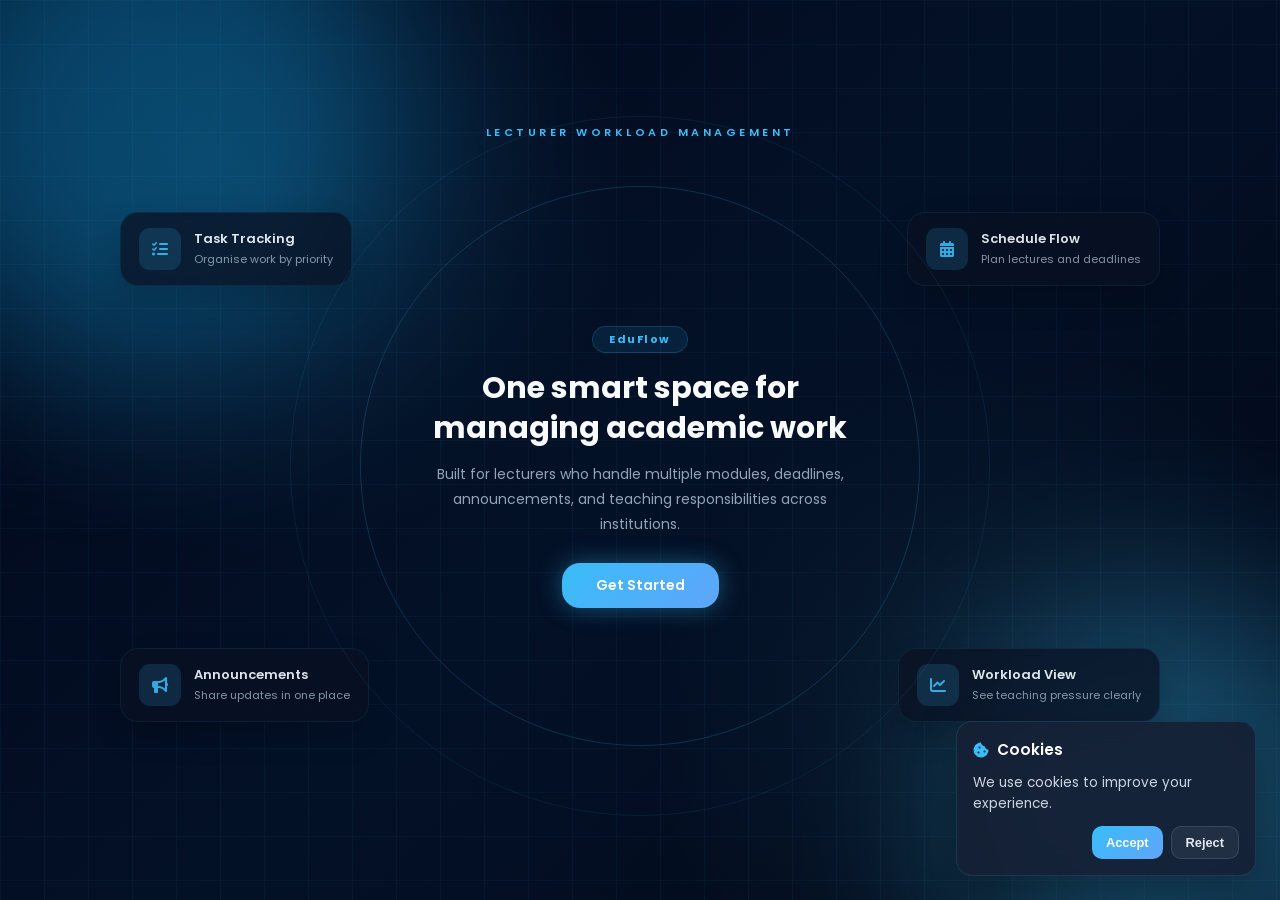
<file: index.html>
<!DOCTYPE html>
<html lang="en">

<head>
    <meta charset="UTF-8" />
    <meta name="viewport" content="width=device-width, initial-scale=1.0" />
    <title>EduFlow</title>

    <link rel="preconnect" href="https://fonts.googleapis.com">
    <link rel="preconnect" href="https://fonts.gstatic.com" crossorigin>
    <link href="https://fonts.googleapis.com/css2?family=Poppins:wght@300;400;500;600;700;800&display=swap"
        rel="stylesheet">

    <link rel="stylesheet" href="https://cdnjs.cloudflare.com/ajax/libs/font-awesome/6.5.0/css/all.min.css">
    <link rel="stylesheet" href="css/home.css">
</head>

<body>
    <div id="cookieBanner" class="cookie-banner">
        <div class="cookie-top">
            <i class="fas fa-cookie-bite"></i>
            <h4>Cookies</h4>
        </div>

        <p>
            We use cookies to improve your experience.
        </p>

        <div class="cookie-actions">
            <button id="acceptCookies" class="accept-btn">Accept</button>
            <button id="rejectCookies" class="reject-btn">Reject</button>
        </div>
    </div>

    <script>
        document.addEventListener("DOMContentLoaded", function () {
            const banner = document.getElementById("cookieBanner");
            const accept = document.getElementById("acceptCookies");
            const reject = document.getElementById("rejectCookies");

            const consent = localStorage.getItem("cookie-consent");

            if (!consent) {
                banner.classList.add("show");
            }

            accept.onclick = () => {
                localStorage.setItem("cookie-consent", "accepted");
                banner.classList.remove("show");
            };

            reject.onclick = () => {
                localStorage.setItem("cookie-consent", "rejected");
                banner.classList.remove("show");
            };
        });
    </script>
    <section class="hero">
        <div class="bg-grid"></div>
        <div class="glow glow-1"></div>
        <div class="glow glow-2"></div>

        <p class="hero-label">LECTURER WORKLOAD MANAGEMENT</p>

        <div class="hero-center">
            <div class="floating-card card-top-left">
                <div class="icon-box"><i class="fas fa-list-check"></i></div>
                <div>
                    <h3>Task Tracking</h3>
                    <p>Organise work by priority</p>
                </div>
            </div>

            <div class="floating-card card-top-right">
                <div class="icon-box"><i class="fas fa-calendar-days"></i></div>
                <div>
                    <h3>Schedule Flow</h3>
                    <p>Plan lectures and deadlines</p>
                </div>
            </div>

            <div class="floating-card card-bottom-left">
                <div class="icon-box"><i class="fas fa-bullhorn"></i></div>
                <div>
                    <h3>Announcements</h3>
                    <p>Share updates in one place</p>
                </div>
            </div>

            <div class="floating-card card-bottom-right">
                <div class="icon-box"><i class="fas fa-chart-line"></i></div>
                <div>
                    <h3>Workload View</h3>
                    <p>See teaching pressure clearly</p>
                </div>
            </div>

            <div class="core-orb">
                <span class="orb-ring ring-1"></span>
                <span class="orb-ring ring-2"></span>

                <div class="core-content">
                    <div class="brand-badge">EduFlow</div>
                    <h1>One smart space for managing academic work</h1>
                    <p>
                        Built for lecturers who handle multiple modules, deadlines, announcements,
                        and teaching responsibilities across institutions.
                    </p>

                    <div class="hero-actions">
                        <a href="login.html" class="btn-primary">Get Started</a>
                    </div>
                </div>
            </div>
        </div>

    </section>  
    <!-- <script src="js/homepage.js"></script>      -->
</body>

</html>
</file>
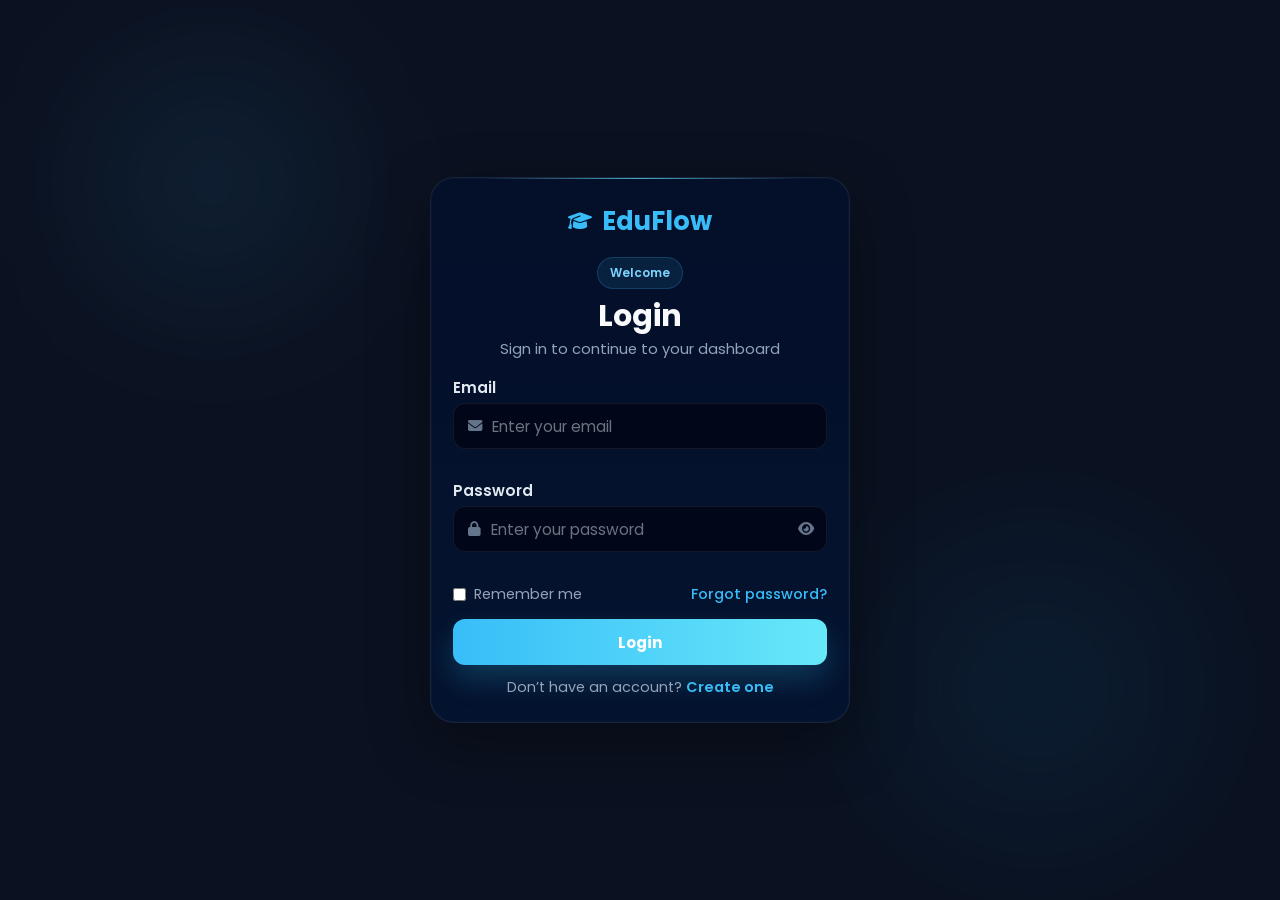
<file: dashboard.html>
<!DOCTYPE html>
<html lang="en">

<head>
    <meta charset="UTF-8" />
    <meta name="viewport" content="width=device-width, initial-scale=1.0" />
    <title>Dashboard</title>

    <link rel="preconnect" href="https://fonts.googleapis.com">
    <link rel="preconnect" href="https://fonts.gstatic.com" crossorigin>
    <link href="https://fonts.googleapis.com/css2?family=Inter:wght@300;400;500;600;700;800&display=swap"
        rel="stylesheet">

    <link rel="stylesheet" href="https://cdnjs.cloudflare.com/ajax/libs/font-awesome/6.5.0/css/all.min.css">

    <link rel="stylesheet" href="css/dashboard.css">
</head>

<body>
    <header class="navbar">
        <div class="nav-container">
            <div class="logo">
                <i class="fas fa-graduation-cap"></i>
                <span>EduFlow</span>
            </div>

            <button class="menu-toggle" id="menuToggle" type="button" aria-label="Toggle navigation">
                <i class="fas fa-bars"></i>
            </button>

            <nav class="nav-links" id="navLinks">
                <a href="dashboard.html">Dashboard</a>
                <!-- <a href="tasks.html" id="navAddTask">Add Task</a> -->
                <a href="schedule.html">Schedule</a>
                <a href="notification.html" class="nav-item notification-item">
                    Notifications
                    <span class="notification-badge" id="notificationCount">3</span>
                </a>

                <button class="theme-btn" id="themeToggle" type="button">
                    <i class="fas fa-moon"></i>
                    <span>Theme</span>
                </button>

                <div class="profile-dropdown" id="profileDropdown">
                    <button class="profile-trigger" id="profileTrigger" type="button">
                        <div class="profile-left">
                            <div class="profile-avatar" id="profileAvatar">L</div>
                            <span id="userName">Lecturer</span>
                        </div>
                        <i class="fas fa-chevron-down profile-arrow"></i>
                    </button>

                    <div class="profile-menu" id="profileMenu">
                        <div class="profile-menu-header">
                            <div class="profile-avatar large" id="profileAvatarLarge">L</div>
                            <div>
                                <h4 id="profileFullName">Lecturer</h4>
                                <p id="profileEmail">lecturer@example.com</p>
                            </div>
                        </div>
<!-- 
                        <a href="#" class="profile-menu-item">
                            <i class="fas fa-user"></i>
                            <span>Profile</span>
                        </a>

                        <a href="#" class="profile-menu-item">
                            <i class="fas fa-cog"></i>
                            <span>Settings</span>
                        </a> -->

                        <button class="profile-menu-item logout-btn" id="logoutBtn" type="button">
                            <i class="fas fa-sign-out-alt"></i>
                            <span>Logout</span>
                        </button>
                    </div>
                </div>
            </nav>
        </div>
    </header>

    <main class="container">
        <section class="hero">
            <h1>Start organising your academic workload</h1>
            <p>
                Add your tasks, manage deadlines, and keep teaching responsibilities organised in one place.
            </p>
            <button class="btn-primary" id="heroAddBtn" type="button">
                <i class="fas fa-plus-circle"></i>
                Add New Task
            </button>
        </section>

        <section class="stats-grid" id="statsGrid"></section>

        <section class="section-header">
            <h2><i class="fas fa-clock section-icon"></i> Recent Tasks</h2>
            <a href="#" class="view-all-link" id="viewAllTasksBtn">View all tasks <i class="fas fa-arrow-right"></i></a>
        </section>

        <section class="table-wrapper">
            <table class="records-table" id="recordsTable">
                <thead>
                    <tr>
                        <th>Due Date</th>
                        <th>Task Title</th>
                        <th>Priority</th>
                        <th>Status</th>
                        <th>Actions</th>
                    </tr>
                </thead>
                <tbody id="tableBody"></tbody>
            </table>
        </section>

        <section class="quick-actions">
            <div class="action-group">
                <button class="quick-btn" id="filterHighBtn" type="button">
                    <i class="fas fa-circle"></i>
                    High
                </button>

                <button class="quick-btn" id="filterMediumBtn" type="button">
                    <i class="fas fa-circle"></i>
                    Medium
                </button>
                <button class="quick-btn" id="filterLowBtn" type="button">
                    <i class="fas fa-circle"></i>
                    Low
                </button>

                <button class="quick-btn" id="filterAllBtn" type="button">
                    <i class="fas fa-list-ul"></i>
                    All
                </button>
            </div>

            <div class="search-wrapper">
                <i class="fas fa-search"></i>
                <input type="text" id="globalSearchInput" placeholder="Search tasks...">
            </div>
        </section>
    </main>

    <footer class="footer">
        <!-- <a href="#">Help & Documentation</a>
        <a href="#">Support</a>
        <a href="#">Privacy & Terms</a> -->
        <span>© 2026 EduFlow — Lecturer Workload Dashboard</span>
    </footer>

    <div id="taskModal" class="modal">
        <div class="modal-card">
            <div class="modal-top">
                <h3 id="modalTitle">Add New Task</h3>
                <button type="button" class="icon-btn" id="closeModalBtn" aria-label="Close modal">
                    <i class="fas fa-times"></i>
                </button>
            </div>

            <form id="taskForm" class="modal-form">
                <input type="hidden" id="editId" value="">

                <label for="taskTitle">Task Title *</label>
                <input type="text" id="taskTitle" required>

                <label for="taskPriority">Priority</label>
                <select id="taskPriority">
                    <option value="High">High</option>
                    <option value="Medium">Medium</option>
                    <option value="Low">Low</option>
                </select>

                <label for="taskStatus">Status</label>
                <select id="taskStatus">
                    <option value="Pending">Pending</option>
                    <option value="Completed">Completed</option>
                    <option value="In Progress">In Progress</option>
                </select>

                <label for="taskDate">Due Date</label>
                <input type="date" id="taskDate" required>

                <div class="modal-actions">
                    <button type="button" id="cancelModalBtn" class="btn-outline-sm">Cancel</button>
                    <button type="submit" class="btn-primary">Save Task</button>
                </div>
            </form>
        </div>
    </div>

    <div id="viewTasksModal" class="modal">
        <div class="modal-card modal-card-large">
            <div class="modal-top">
                <h3>All Tasks</h3>
                <button type="button" class="icon-btn" id="closeViewTasksModalBtn" aria-label="Close modal">
                    <i class="fas fa-times"></i>
                </button>
            </div>

            <div class="view-tasks-list" id="viewTasksList">
                <!-- all tasks will come here -->
            </div>
        </div>
    </div>

    <script src="js/dashboard.js"></script>
</body>

</html>
</file>
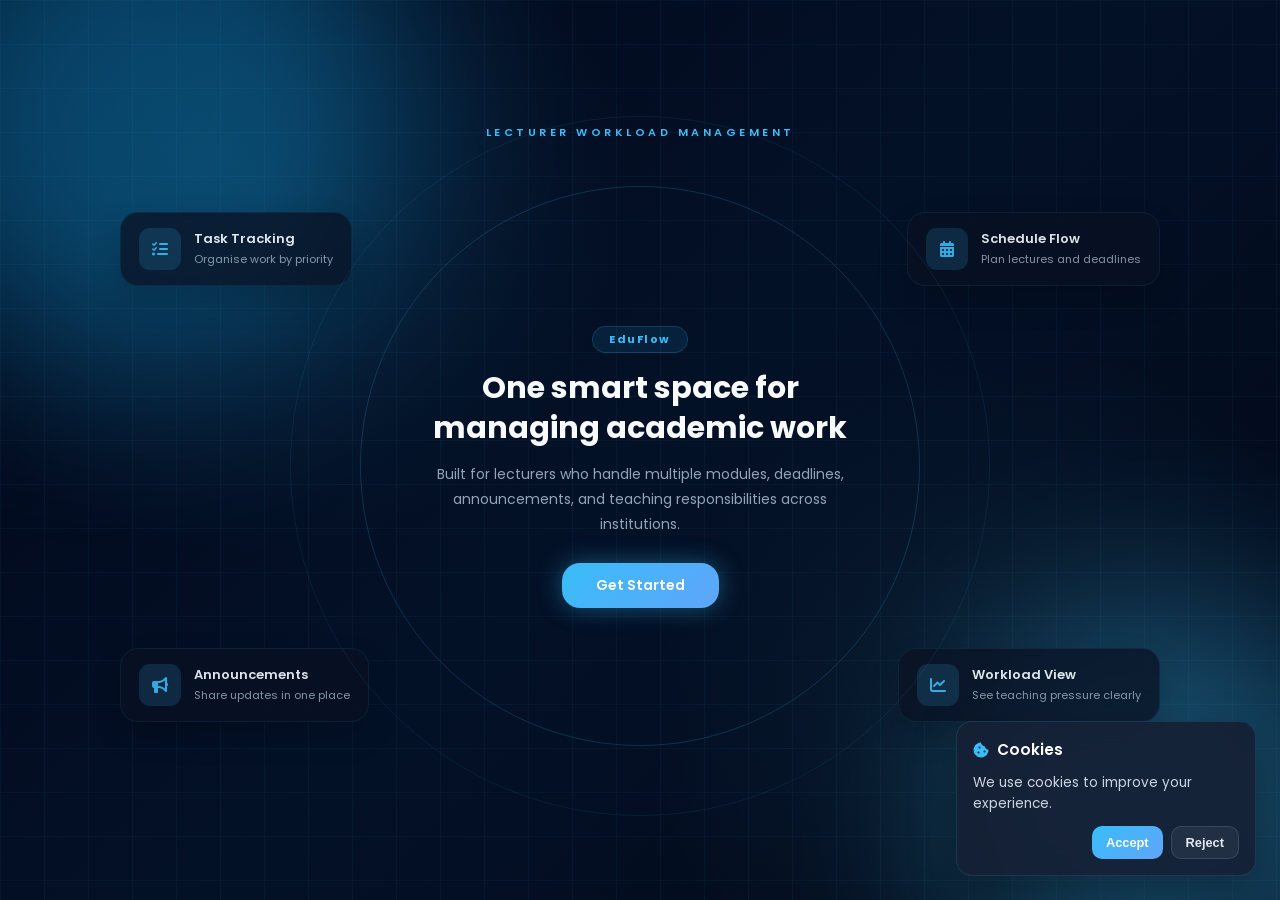
<file: homepage.html>
<!DOCTYPE html>
<html lang="en">

<head>
    <meta charset="UTF-8" />
    <meta name="viewport" content="width=device-width, initial-scale=1.0" />
    <title>EduFlow</title>

    <link rel="preconnect" href="https://fonts.googleapis.com">
    <link rel="preconnect" href="https://fonts.gstatic.com" crossorigin>
    <link href="https://fonts.googleapis.com/css2?family=Poppins:wght@300;400;500;600;700;800&display=swap"
        rel="stylesheet">

    <link rel="stylesheet" href="https://cdnjs.cloudflare.com/ajax/libs/font-awesome/6.5.0/css/all.min.css">
    <link rel="stylesheet" href="css/home.css">
</head>

<body>
    <div id="cookieBanner" class="cookie-banner">
        <div class="cookie-top">
            <i class="fas fa-cookie-bite"></i>
            <h4>Cookies</h4>
        </div>

        <p>
            We use cookies to improve your experience.
        </p>

        <div class="cookie-actions">
            <button id="acceptCookies" class="accept-btn">Accept</button>
            <button id="rejectCookies" class="reject-btn">Reject</button>
        </div>
    </div>

    <script>
        document.addEventListener("DOMContentLoaded", function () {
            const banner = document.getElementById("cookieBanner");
            const accept = document.getElementById("acceptCookies");
            const reject = document.getElementById("rejectCookies");

            const consent = localStorage.getItem("cookie-consent");

            if (!consent) {
                banner.classList.add("show");
            }

            accept.onclick = () => {
                localStorage.setItem("cookie-consent", "accepted");
                banner.classList.remove("show");
            };

            reject.onclick = () => {
                localStorage.setItem("cookie-consent", "rejected");
                banner.classList.remove("show");
            };
        });
    </script>
    <section class="hero">
        <div class="bg-grid"></div>
        <div class="glow glow-1"></div>
        <div class="glow glow-2"></div>

        <p class="hero-label">LECTURER WORKLOAD MANAGEMENT</p>

        <div class="hero-center">
            <div class="floating-card card-top-left">
                <div class="icon-box"><i class="fas fa-list-check"></i></div>
                <div>
                    <h3>Task Tracking</h3>
                    <p>Organise work by priority</p>
                </div>
            </div>

            <div class="floating-card card-top-right">
                <div class="icon-box"><i class="fas fa-calendar-days"></i></div>
                <div>
                    <h3>Schedule Flow</h3>
                    <p>Plan lectures and deadlines</p>
                </div>
            </div>

            <div class="floating-card card-bottom-left">
                <div class="icon-box"><i class="fas fa-bullhorn"></i></div>
                <div>
                    <h3>Announcements</h3>
                    <p>Share updates in one place</p>
                </div>
            </div>

            <div class="floating-card card-bottom-right">
                <div class="icon-box"><i class="fas fa-chart-line"></i></div>
                <div>
                    <h3>Workload View</h3>
                    <p>See teaching pressure clearly</p>
                </div>
            </div>

            <div class="core-orb">
                <span class="orb-ring ring-1"></span>
                <span class="orb-ring ring-2"></span>

                <div class="core-content">
                    <div class="brand-badge">EduFlow</div>
                    <h1>One smart space for managing academic work</h1>
                    <p>
                        Built for lecturers who handle multiple modules, deadlines, announcements,
                        and teaching responsibilities across institutions.
                    </p>

                    <div class="hero-actions">
                        <a href="login.html" class="btn-primary">Get Started</a>
                    </div>
                </div>
            </div>
        </div>

    </section>
    <!-- <script src="js/homepage.js"></script> -->
</body>

</html>
</file>
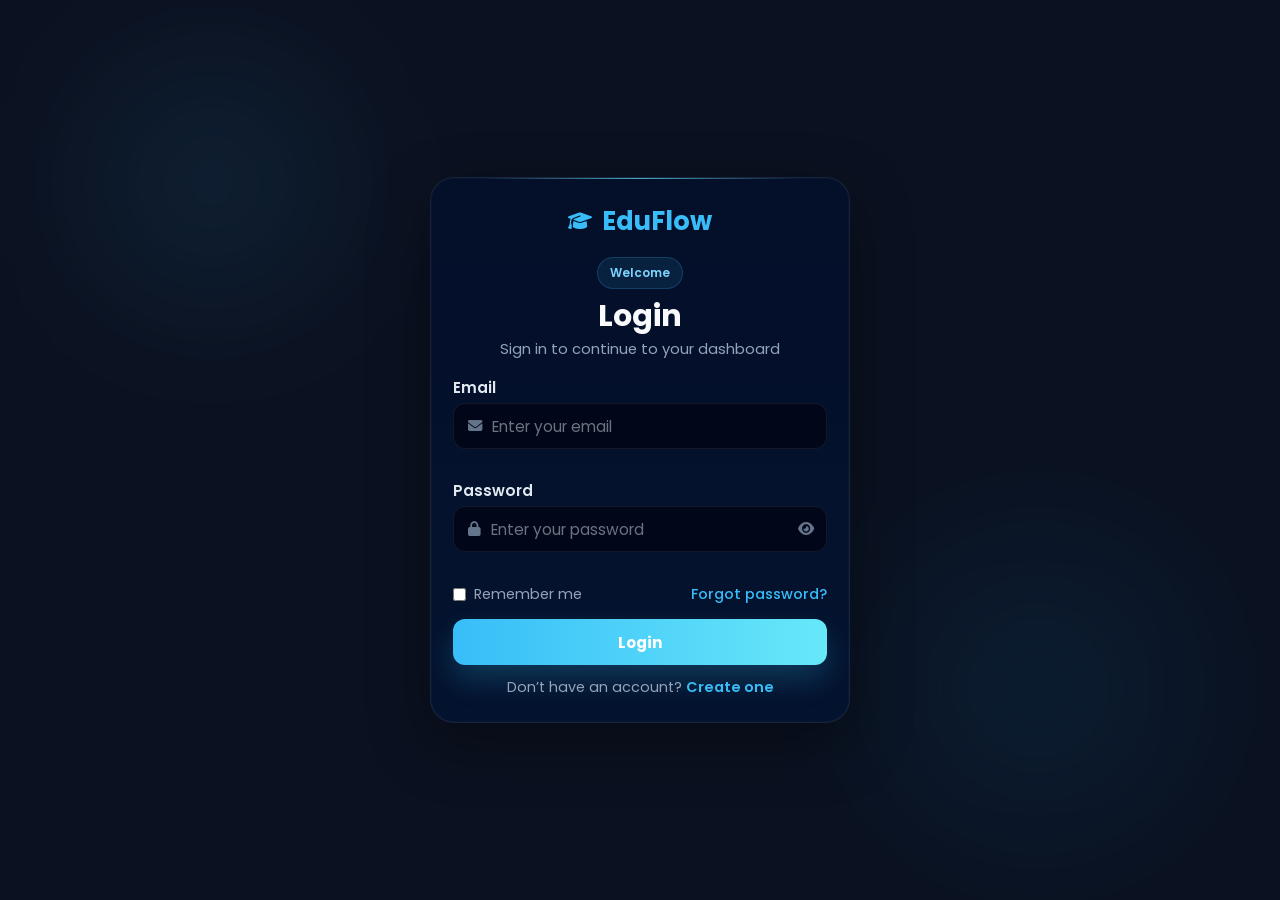
<file: login.html>
<!DOCTYPE html>
<html lang="en">
<head>
    <meta charset="UTF-8" />
    <meta name="viewport" content="width=device-width, initial-scale=1.0" />
    <title>Login</title>

    <link rel="preconnect" href="https://fonts.googleapis.com">
    <link rel="preconnect" href="https://fonts.gstatic.com" crossorigin>
    <link href="https://fonts.googleapis.com/css2?family=Poppins:wght@300;400;500;600;700;800&display=swap" rel="stylesheet">
    <link rel="stylesheet" href="https://cdnjs.cloudflare.com/ajax/libs/font-awesome/6.5.0/css/all.min.css">

    <link rel="stylesheet" href="css/global.css">
    <link rel="stylesheet" href="css/auth.css">
</head>
<body>
    <section class="auth-page">
        <div class="bg-blur blur-1"></div>
        <div class="bg-blur blur-2"></div>

        <div class="auth-card modern-card">
            <div class="auth-logo">
                <i class="fas fa-graduation-cap"></i>
                <span>EduFlow</span>
            </div>

            <div class="auth-top">
                <span class="auth-badge">Welcome</span>
                <h1>Login</h1>
                <p>Sign in to continue to your dashboard</p>
            </div>

            <form class="auth-form" id="loginForm" novalidate>
                <div class="input-group">
                    <label for="login-email">Email</label>
                    <div class="input-wrap">
                        <i class="fas fa-envelope"></i>
                        <input type="email" id="login-email" placeholder="Enter your email" autocomplete="off">
                    </div>
                    <small class="error-text"></small>
                </div>

                <div class="input-group">
                    <label for="login-password">Password</label>
                    <div class="input-wrap">
                        <i class="fas fa-lock"></i>
                        <input type="password" id="login-password" placeholder="Enter your password" autocomplete="off">
                        <button type="button" class="toggle-password" id="toggleLoginPassword">
                            <i class="fas fa-eye"></i>
                        </button>
                    </div>
                    <small class="error-text"></small>
                </div>

                <div class="auth-row">
                    <label class="remember-me">
                        <input type="checkbox">
                        <span>Remember me</span>
                    </label>

                    <a href="#" class="forgot-link">Forgot password?</a>
                </div>

                <button type="submit" class="auth-btn">Login</button>
            </form>

            <p class="auth-switch">
                Don’t have an account? <a href="signup.html">Create one</a>
            </p>
        </div>
    </section>

    <script src="js/auth.js"></script>
</body>
</html>
</file>
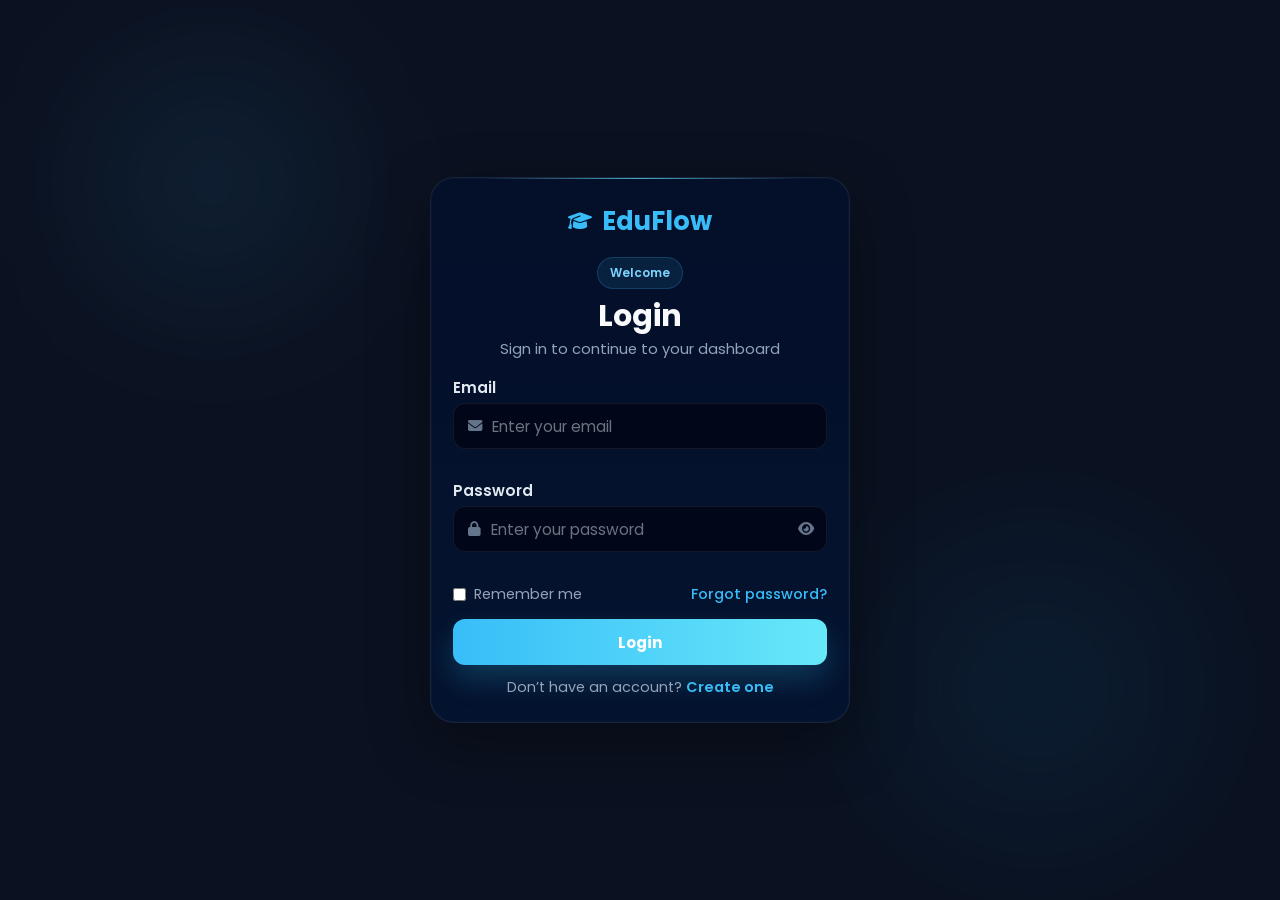
<file: notification.html>
<!DOCTYPE html>
<html lang="en">

<head>
    <meta charset="UTF-8" />
    <meta name="viewport" content="width=device-width, initial-scale=1.0" />
    <title>Notification</title>

    <link rel="preconnect" href="https://fonts.googleapis.com">
    <link rel="preconnect" href="https://fonts.gstatic.com" crossorigin>
    <link href="https://fonts.googleapis.com/css2?family=Inter:wght@300;400;500;600;700;800&display=swap"
        rel="stylesheet">

    <link rel="stylesheet" href="https://cdnjs.cloudflare.com/ajax/libs/font-awesome/6.5.0/css/all.min.css">
    <link rel="stylesheet" href="css/notification.css">
</head>

<body>
    <main class="container">
        <section class="announcements-hero">
            <button class="back-btn" onclick="goBack()">
                <i class="fas fa-arrow-left"></i>
            </button>

            <div class="hero-content">
                <p class="hero-label">Notification Center</p>
                <h1>Announcements & missed task alerts</h1>
                <p class="hero-text">
                    Stay updated with important task-related notifications, missed deadlines, and academic reminders.
                </p>
            </div>

            <div class="hero-actions">
                <button class="btn-secondary" id="markAllReadBtn" type="button">
                    <i class="fas fa-check-double"></i>
                    Mark all as read
                </button>

                <button class="btn-danger" id="clearAllBtn" type="button">
                    <i class="fas fa-trash"></i>
                    Clear all
                </button>
            </div>
        </section>

        <section class="announcement-toolbar">
            <div class="toolbar-left">
                <button class="filter-btn active" id="filterAllBtn" type="button">All</button>
                <button class="filter-btn" id="filterUnreadBtn" type="button">Unread</button>
                <button class="filter-btn" id="filterReadBtn" type="button">Read</button>
            </div>

            <div class="search-wrapper">
                <i class="fas fa-search"></i>
                <input type="text" id="announcementSearchInput" placeholder="Search announcements...">
            </div>
        </section>

        <section class="announcements-panel">
            <div class="panel-top">
                <h2>All Notifications</h2>
                <span id="announcementCount">0 notifications</span>
            </div>

            <div id="announcementList" class="announcement-list"></div>
        </section>
    </main>

    <footer class="footer">
        <span>© 2026 EduFlow — Lecturer Workload Dashboard</span>
    </footer>

    <script src="js/notification.js"></script>
</body>

</html>
</file>
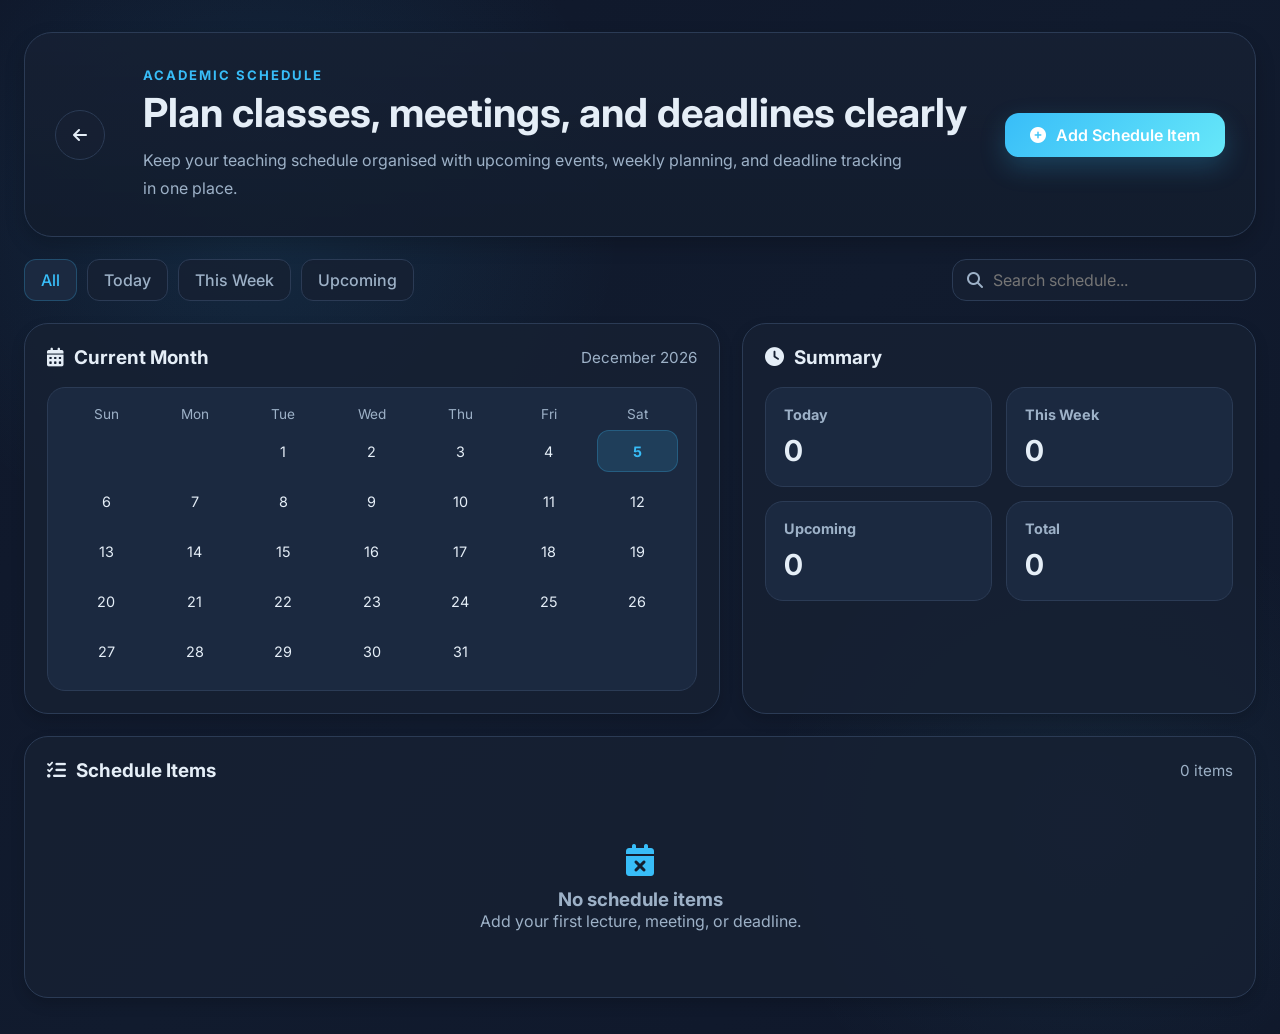
<file: schedule.html>
<!DOCTYPE html>
<html lang="en">
<head>
    <meta charset="UTF-8" />
    <meta name="viewport" content="width=device-width, initial-scale=1.0" />
    <title>Schedule</title>

    <link rel="preconnect" href="https://fonts.googleapis.com">
    <link rel="preconnect" href="https://fonts.gstatic.com" crossorigin>
    <link href="https://fonts.googleapis.com/css2?family=Inter:wght@300;400;500;600;700;800&display=swap"
        rel="stylesheet">

    <link rel="stylesheet" href="https://cdnjs.cloudflare.com/ajax/libs/font-awesome/6.5.0/css/all.min.css">

    <link rel="stylesheet" href="css/schedule.css">
</head>

<body>
    <main class="container">
        <section class="schedule-hero">
            <button class="back-btn" onclick="goBack()">
                <i class="fas fa-arrow-left"></i>
            </button>
            <div>
                <p class="hero-label">Academic Schedule</p>
                <h1>Plan classes, meetings, and deadlines clearly</h1>
                <p class="hero-text">   
                    Keep your teaching schedule organised with upcoming events, weekly planning, and deadline tracking
                    in one place.
                </p>
            </div>

            <button class="btn-primary" id="openScheduleModalBtn" type="button">
                <i class="fas fa-plus-circle"></i>
                Add Schedule Item
            </button>
        </section>

        <section class="schedule-toolbar">
            <div class="toolbar-left">
                <button class="filter-btn active" id="filterAllBtn" type="button">All</button>
                <button class="filter-btn" id="filterTodayBtn" type="button">Today</button>
                <button class="filter-btn" id="filterWeekBtn" type="button">This Week</button>
                <button class="filter-btn" id="filterUpcomingBtn" type="button">Upcoming</button>
            </div>

            <div class="search-wrapper">
                <i class="fas fa-search"></i>
                <input type="text" id="scheduleSearchInput" placeholder="Search schedule...">
            </div>
        </section>

        <section class="schedule-grid">
            <div class="panel panel-calendar">
                <div class="panel-top">
                    <h2><i class="fas fa-calendar-alt"></i> Current Month</h2>
                    <span id="currentMonthLabel"></span>
                </div>
                <div class="calendar-card">
                    <div class="calendar-days">
                        <span>Sun</span>
                        <span>Mon</span>
                        <span>Tue</span>
                        <span>Wed</span>
                        <span>Thu</span>
                        <span>Fri</span>
                        <span>Sat</span>
                    </div>
                    <div class="calendar-dates" id="calendarDates"></div>
                </div>
            </div>

            <div class="panel panel-summary">
                <div class="panel-top">
                    <h2><i class="fas fa-clock"></i> Summary</h2>
                </div>

                <div class="summary-cards">
                    <div class="summary-card">
                        <h4>Today</h4>
                        <p id="todayCount">0</p>
                    </div>

                    <div class="summary-card">
                        <h4>This Week</h4>
                        <p id="weekCount">0</p>
                    </div>

                    <div class="summary-card">
                        <h4>Upcoming</h4>
                        <p id="upcomingCount">0</p>
                    </div>

                    <div class="summary-card">
                        <h4>Total</h4>
                        <p id="totalCount">0</p>
                    </div>
                </div>
            </div>
        </section>

        <section class="schedule-panel panel">
            <div class="panel-top">
                <h2><i class="fas fa-list-check"></i> Schedule Items</h2>
                <span id="scheduleCount">0 items</span>
            </div>

            <div class="schedule-list" id="scheduleList"></div>
        </section>
    </main>

    <div id="scheduleModal" class="modal">
        <div class="modal-card">
            <div class="modal-top">
                <h3 id="modalTitle">Add Schedule Item</h3>
                <button type="button" class="icon-btn" id="closeModalBtn" aria-label="Close modal">
                    <i class="fas fa-times"></i>
                </button>
            </div>

            <form id="scheduleForm" class="modal-form">
                <input type="hidden" id="editId">

                <label for="scheduleTitle">Title *</label>
                <input type="text" id="scheduleTitle" required>

                <label for="scheduleType">Type</label>
                <select id="scheduleType">
                    <option value="Lecture">Lecture</option>
                    <option value="Meeting">Meeting</option>
                    <option value="Deadline">Deadline</option>
                    <option value="Reminder">Reminder</option>
                </select>

                <label for="scheduleDate">Date *</label>
                <input type="date" id="scheduleDate" required>

                <label for="scheduleTime">Time</label>
                <input type="time" id="scheduleTime">

                <label for="scheduleNote">Note</label>
                <textarea id="scheduleNote" rows="4" placeholder="Add short details..."></textarea>

                <div class="modal-actions">
                    <button type="button" id="cancelModalBtn" class="btn-outline-sm">Cancel</button>
                    <button type="submit" class="btn-primary">Save Item</button>
                </div>
            </form>
        </div>
    </div>

    <script src="js/schedule.js"></script>
</body>

</html>
</file>
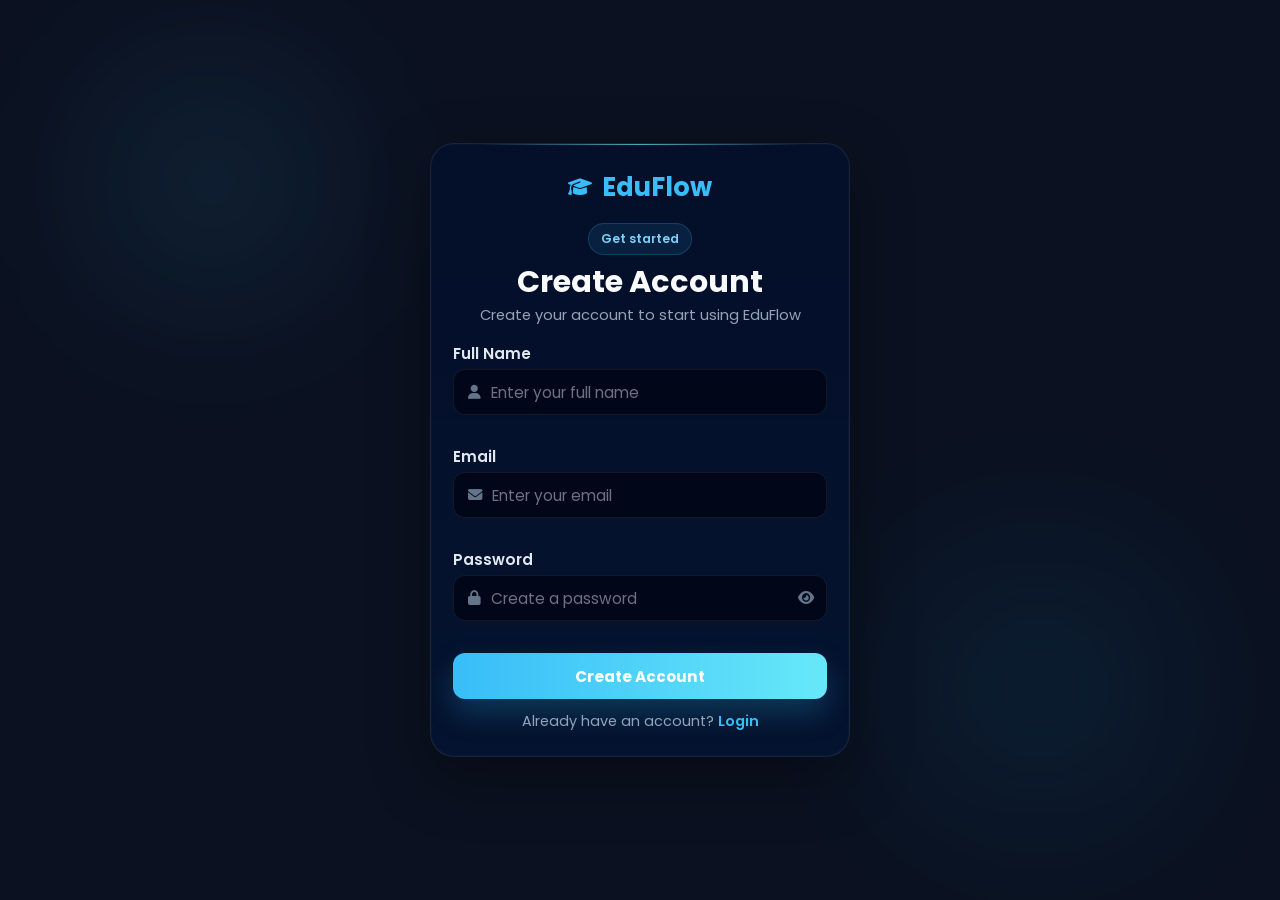
<file: signup.html>
<!DOCTYPE html>
<html lang="en">
<head>
    <meta charset="UTF-8" />
    <meta name="viewport" content="width=device-width, initial-scale=1.0" />
    <title>Create Account - EduFlow</title>

    <link rel="preconnect" href="https://fonts.googleapis.com">
    <link rel="preconnect" href="https://fonts.gstatic.com" crossorigin>
    <link href="https://fonts.googleapis.com/css2?family=Poppins:wght@300;400;500;600;700;800&display=swap" rel="stylesheet">
    <link rel="stylesheet" href="https://cdnjs.cloudflare.com/ajax/libs/font-awesome/6.5.0/css/all.min.css">

    <link rel="stylesheet" href="css/global.css">
    <link rel="stylesheet" href="css/auth.css">
</head>
<body>
    <section class="auth-page">
        <div class="bg-blur blur-1"></div>
        <div class="bg-blur blur-2"></div>

        <div class="auth-card modern-card">
            <div class="auth-logo">
                <i class="fas fa-graduation-cap"></i>
                <span>EduFlow</span>
            </div>

            <div class="auth-top">
                <span class="auth-badge">Get started</span>
                <h1>Create Account</h1>
                <p>Create your account to start using EduFlow</p>
            </div>

            <form class="auth-form" id="signupForm" novalidate>
                <div class="input-group">
                    <label for="name">Full Name</label>
                    <div class="input-wrap">
                        <i class="fas fa-user"></i>
                        <input type="text" id="name" placeholder="Enter your full name" autocomplete="off">
                    </div>
                    <small class="error-text"></small>
                </div>

                <div class="input-group">
                    <label for="email">Email</label>
                    <div class="input-wrap">
                        <i class="fas fa-envelope"></i>
                        <input type="email" id="email" placeholder="Enter your email" autocomplete="off">
                    </div>
                    <small class="error-text"></small>
                </div>

                <div class="input-group">
                    <label for="password">Password</label>
                    <div class="input-wrap">
                        <i class="fas fa-lock"></i>
                        <input type="password" id="password" placeholder="Create a password" autocomplete="off">
                        <button type="button" class="toggle-password" id="toggleSignupPassword">
                            <i class="fas fa-eye"></i>
                        </button>
                    </div>
                    <small class="error-text"></small>
                </div>

                <button type="submit" class="auth-btn">Create Account</button>
            </form>

            <p class="auth-switch">
                Already have an account? <a href="login.html">Login</a>
            </p>
        </div>
    </section>

    <script src="js/auth.js"></script>
</body>
</html>
</file>
<file: css/home.css>
/* ───── Reset ───── */
*,
*::before,
*::after {
    box-sizing: border-box;
    margin: 0;
    padding: 0;
}

/* ───── Base ───── */
body {
    font-family: "Poppins", sans-serif;
    background:
        radial-gradient(circle at 20% 20%, rgba(56, 189, 248, 0.12), transparent 30%),
        radial-gradient(circle at 80% 80%, rgba(103, 232, 249, 0.08), transparent 30%),
        linear-gradient(135deg, #020617, #031127 50%, #020817);
    color: #f8fafc;
    min-height: 100vh;
    overflow-x: hidden;
}

/*    HERO — DESKTOP    */

.hero {
    position: relative;
    min-height: 100vh;
    display: flex;
    flex-direction: column;
    align-items: center;
    justify-content: center;
    overflow: hidden;
    padding: 2rem 1rem;
}

/* ───── Background Grid ───── */
.bg-grid {
    position: absolute;
    inset: 0;
    background-image:
        linear-gradient(rgba(56, 189, 248, 0.05) 1px, transparent 1px),
        linear-gradient(90deg, rgba(56, 189, 248, 0.05) 1px, transparent 1px);
    background-size: 44px 44px;
    pointer-events: none;
    z-index: 0;
}

/* ───── Glow Blobs ───── */
.glow {
    position: absolute;
    border-radius: 50%;
    filter: blur(90px);
    opacity: 0.34;
    pointer-events: none;
    z-index: 0;
}

.glow-1 {
    width: 520px;
    height: 520px;
    background: #0ea5e9;
    top: -150px;
    left: -120px;
}

.glow-2 {
    width: 420px;
    height: 420px;
    background: #38bdf8;
    bottom: -120px;
    right: -100px;
}

/* ───── Label ───── */
.hero-label {
    position: relative;
    z-index: 2;
    font-size: 11px;
    font-weight: 600;
    letter-spacing: 3.5px;
    color: #38bdf8;
    text-align: center;
    margin-bottom: 1rem;
}

/* ───── Centre Container (desktop) ───── */
.hero-center {
    position: relative;
    z-index: 2;
    width: 100%;
    max-width: 1040px;
    min-height: 620px;
    display: flex;
    align-items: center;
    justify-content: center;
}

/* ───── Floating Cards (desktop absolute) ───── */
.floating-card {
    position: absolute;
    display: flex;
    align-items: center;
    gap: 13px;
    background: rgba(10, 18, 35, 0.82);
    border: 1px solid rgba(56, 189, 248, 0.10);
    border-radius: 18px;
    padding: 15px 18px;
    backdrop-filter: blur(16px);
    -webkit-backdrop-filter: blur(14px);
    min-width: 220px;
    box-shadow: 0 14px 34px rgba(0, 0, 0, 0.22);
    animation: floatCard 4.5s ease-in-out infinite;
    opacity: 0.9;
    overflow: hidden;
}

.floating-card::before {
    content: "";
    position: absolute;
    inset: 0;
    border-radius: inherit;
    background: radial-gradient(circle, rgba(56, 189, 248, 0.15), transparent 70%);
    opacity: 0;
    transition: 0.3s;
    pointer-events: none;
}

.floating-card:hover::before {
    opacity: 1;
}

.floating-card h3 {
    font-size: 13px;
    font-weight: 600;
    color: #f8fafc;
    margin-bottom: 3px;
    position: relative;
    z-index: 1;
}

.floating-card p {
    font-size: 11px;
    color: #94a3b8;
    line-height: 1.4;
    position: relative;
    z-index: 1;
}

.card-top-left {
    top: 55px;
    left: 0;
    animation-delay: 0s;
}

.card-top-right {
    top: 55px;
    right: 0;
    animation-delay: 1.1s;
}

.card-bottom-left {
    bottom: 55px;
    left: 0;
    animation-delay: 2.2s;
}

.card-bottom-right {
    bottom: 55px;
    right: 0;
    animation-delay: 3.3s;
}

@keyframes floatCard {

    0%,
    100% {
        transform: translateY(0px);
    }

    50% {
        transform: translateY(-9px);
    }
}


/* ───── Icon Box ───── */
.icon-box {
    width: 42px;
    height: 42px;
    border-radius: 11px;
    background: rgba(56, 189, 248, 0.16);
    display: flex;
    align-items: center;
    justify-content: center;
    font-size: 16px;
    color: #38bdf8;
    flex-shrink: 0;
    position: relative;
    z-index: 1;
}

/* ───── Core Orb ───── */
.core-orb {
    position: relative;
    z-index: 3;
    width: 500px;
    border-radius: 28px;
    padding: 2.75rem 2.25rem;
    text-align: center;
    animation: floatCenter 4.5s ease-in-out infinite;
    will-change: transform;
}

@keyframes floatCenter {

    0%,
    100% {
        transform: translate3d(0, 0, 0);
    }

    50% {
        transform: translate3d(0, -14px, 0);
    }
}

/* Orb decorative rings */
.orb-ring {
    position: absolute;
    border-radius: 50%;
    top: 50%;
    left: 50%;
    transform: translate(-50%, -50%);
    pointer-events: none;
}

@keyframes rotate {
    from {
        transform: translate(-50%, -50%) rotate(0deg);
    }

    to {
        transform: translate(-50%, -50%) rotate(360deg);
    }
}

.ring-1 {
    width: 560px;
    height: 560px;
    border: 1px solid rgba(56, 189, 248, 0.2);
    animation: rotate 40s linear infinite;
}

.ring-2 {
    width: 700px;
    height: 700px;
    border: 1px solid rgba(56, 189, 248, 0.1);
    animation: rotate 60s linear infinite reverse;
}

/* ───── Core Content ───── */
.brand-badge {
    display: inline-block;
    font-size: 11px;
    font-weight: 700;
    letter-spacing: 1.5px;
    color: #38bdf8;
    background: rgba(56, 189, 248, 0.10);
    border: 1px solid rgba(56, 189, 248, 0.18);
    border-radius: 30px;
    padding: 4px 16px;
    margin-bottom: 1rem;
}

.core-content h1 {
    font-size: 30px;
    font-weight: 700;
    color: #f8fafc;
    line-height: 1.32;
    margin-bottom: 0.85rem;
}

.core-content p {
    font-size: 14px;
    color: #94a3b8;
    line-height: 1.8;
    margin-bottom: 1.6rem;
}

/* ───── CTA Button ───── */
.hero-actions {
    display: flex;
    justify-content: center;
}

.btn-primary {
    display: inline-block;
    font-family: "Poppins", sans-serif;
    font-size: 14px;
    font-weight: 600;
    color: #ffffff;
    background: linear-gradient(135deg, #38bdf8 0%, #60a5fa 100%);
    border-radius: 18px;
    padding: 12px 34px;
    text-decoration: none;
    transition: 0.25s ease;
    border: none;
    cursor: pointer;
    box-shadow: 0 0 25px rgba(56, 189, 248, 0.4);
}

.btn-primary:hover {
    transform: translateY(-2px);
    box-shadow: 0 16px 34px rgba(56, 189, 248, 0.28);
}

.btn-primary:active {
    transform: translateY(0);
}

/*    TABLET + MOBILE DESIGN*/

@media (max-width: 1024px) {
    .hero {
        min-height: 100vh;
        justify-content: center;
        padding: 3.5rem 1.5rem;
    }

    .hero-label {
        font-size: 10px;
        letter-spacing: 2.8px;
        margin-bottom: 1.25rem;
        text-align: center;
    }

    .hero-center {
        width: 100%;
        max-width: 700px;
        min-height: auto;
        display: flex;
        justify-content: center;
        align-items: center;
    }

    /* hide desktop extras */
    .floating-card,
    .card-top-left,
    .card-top-right,
    .card-bottom-left,
    .card-bottom-right,
    .orb-ring {
        display: none;
    }

    /* stop float on smaller screens */
    .core-orb {
        .core-orb {
            background: rgba(7, 16, 30, 0.45);
            border: 1px solid rgba(56, 189, 248, 0.10);
            backdrop-filter: blur(14px);
            -webkit-backdrop-filter: blur(14px);
            border-radius: 24px;
            padding: 2.2rem 1.4rem;
            box-shadow: 0 20px 50px rgba(0, 0, 0, 0.22);
        }
    }

    /* subtle top glow line */
    .core-orb::before {
        content: "";
        position: absolute;
        top: 0;
        left: 12%;
        width: 76%;
        height: 1px;
        background: linear-gradient(90deg,
                transparent,
                rgba(56, 189, 248, 0.45),
                transparent);
    }

    /* soft radial glow inside card */
    .core-orb::after {
        content: "";
        position: absolute;
        width: 220px;
        height: 220px;
        border-radius: 50%;
        background: rgba(56, 189, 248, 0.08);
        filter: blur(70px);
        bottom: -60px;
        left: 50%;
        transform: translateX(-50%);
        pointer-events: none;
    }


    .brand-badge {
        font-size: 10px;
        padding: 5px 14px;
        margin-bottom: 1rem;
        border-radius: 999px;
        background: rgba(56, 189, 248, 0.10);
        border: 1px solid rgba(56, 189, 248, 0.18);
        color: #38bdf8;
        letter-spacing: 1px;
    }

    .core-content {
        position: relative;
        z-index: 2;
    }

    .core-content h1 {
        font-size: 30px;
        line-height: 1.22;
        margin-bottom: 0.9rem;
    }

    .core-content p {
        font-size: 14px;
        line-height: 1.75;
        margin-bottom: 1.25rem;
        color: #9fb3c8;
    }

    /* feature pills */
    .core-content .feature-pills {
        display: flex;
        flex-wrap: wrap;
        justify-content: center;
        gap: 10px;
        margin-bottom: 1.4rem;
    }

    .core-content .feature-pills span {
        font-size: 11px;
        font-weight: 500;
        color: #cfe8ff;
        background: rgba(255, 255, 255, 0.04);
        border: 1px solid rgba(56, 189, 248, 0.10);
        border-radius: 999px;
        padding: 7px 12px;
    }

    .hero-actions {
        width: 100%;
        justify-content: center;
        margin-bottom: 1rem;
        position: relative;
        z-index: 2;
    }

    .btn-primary {
        background: linear-gradient(135deg, #38bdf8 0%, #60a5fa 100%);
        border-radius: 16px;
        box-shadow:
            0 10px 30px rgba(56, 189, 248, 0.28),
            0 0 20px rgba(56, 189, 248, 0.18);
        transition: transform 0.25s ease, box-shadow 0.25s ease;
    }

    .btn-primary:hover {
        transform: translateY(-2px);
        box-shadow:
            0 16px 38px rgba(56, 189, 248, 0.34),
            0 0 28px rgba(56, 189, 248, 0.24);
    }

    /* mini bottom info row */
    .core-content .mini-meta {
        display: flex;
        justify-content: center;
        gap: 18px;
        flex-wrap: wrap;
        font-size: 11px;
        color: #7f98b2;
        position: relative;
        z-index: 2;
    }

    .core-content .mini-meta span {
        position: relative;
        padding-left: 14px;
    }

    .core-content .mini-meta span::before {
        content: "";
        position: absolute;
        left: 0;
        top: 50%;
        width: 6px;
        height: 6px;
        border-radius: 50%;
        background: #38bdf8;
        transform: translateY(-50%);
        opacity: 0.85;
    }
}

/*    MOBILE =  More polished compact version    */

@media (max-width: 640px) {
    .hero {
        padding: 2.75rem 1rem 3rem;
    }

    .hero-label {
        font-size: 9px;
        letter-spacing: 2.2px;
        margin-bottom: 1rem;
    }

    .hero-center {
        max-width: 100%;
    }

    .core-orb {
        width: 100%;
        padding: 2rem 1.25rem 1.75rem;
        border-radius: 20px;
    }

    .brand-badge {
        font-size: 9.5px;
        padding: 4px 12px;
        margin-bottom: 0.85rem;
    }

    .core-content h1 {
        font-size: 23px;
        line-height: 1.3;
        margin-bottom: 0.75rem;
    }

    .core-content p {
        font-size: 12.5px;
        line-height: 1.7;
        margin-bottom: 1rem;
    }

    .core-content .feature-pills {
        gap: 8px;
        margin-bottom: 1.15rem;
    }

    .core-content .feature-pills span {
        font-size: 10px;
        padding: 6px 10px;
    }

    .btn-primary {
        width: 100%;
        min-width: unset;
        padding: 12px 0;
        font-size: 13px;
        border-radius: 13px;
    }

    .core-content .mini-meta {
        gap: 12px;
        font-size: 10px;
    }
}

/*    VERY SMALL    */

@media (max-width: 400px) {
    .hero {
        padding: 2.25rem 0.9rem 2.75rem;
    }

    .core-orb {
        padding: 1.75rem 1rem 1.5rem;
    }

    .core-content h1 {
        font-size: 20px;
    }

    .core-content p {
        font-size: 12px;
    }

    .core-content .feature-pills span {
        font-size: 9.5px;
    }
}

/* cookies */
.cookie-banner {
    position: fixed;
    right: 24px;
    bottom: 24px;
    width: 300px;
    background: rgba(22, 32, 51, 0.9);
    border: 1px solid rgba(56, 189, 248, 0.15);
    border-radius: 16px;
    padding: 16px;
    box-shadow: 0 20px 45px rgba(0, 0, 0, 0.35);
    backdrop-filter: blur(16px);
    -webkit-backdrop-filter: blur(16px);
    display: none;
    flex-direction: column;
    gap: 12px;
    z-index: 9999;
}

.cookie-banner.show {
    display: flex;
    animation: slideUp 0.3s ease;
}

.cookie-top {
    display: flex;
    align-items: center;
    gap: 8px;
}

.cookie-top i {
    color: #38bdf8;
    font-size: 1rem;
}

.cookie-top h4 {
    font-size: 0.95rem;
    color: white;
    font-weight: 600;
}

.cookie-banner p {
    font-size: 0.85rem;
    color: #cbd5e1;
    line-height: 1.5;
}

.cookie-actions {
    display: flex;
    justify-content: flex-end;
    gap: 8px;
}

.accept-btn,
.reject-btn {
    border: none;
    cursor: pointer;
    padding: 8px 14px;
    border-radius: 10px;
    font-size: 0.8rem;
    font-weight: 600;
    transition: 0.2s ease;
}

.accept-btn {
    background: linear-gradient(135deg, #38bdf8, #60a5fa);
    color: white;
}

.accept-btn:hover {
    transform: translateY(-1px);
}

.reject-btn {
    background: rgba(255, 255, 255, 0.06);
    color: #e2e8f0;
    border: 1px solid rgba(148, 163, 184, 0.2);
}

.reject-btn:hover {
    background: rgba(255, 255, 255, 0.1);
}

@keyframes slideUp {
    from {
        opacity: 0;
        transform: translateY(20px);
    }
    to {
        opacity: 1;
        transform: translateY(0);
    }
}
</file>
<file: css/dashboard.css>
:root {
    --bg: #f3f8fc;
    --surface: rgba(255, 255, 255, 0.82);
    --surface-soft: #f7fbff;
    --text: #14283b;
    --muted: #5f768d;
    --border: rgba(20, 40, 59, 0.08);
    --accent: #38bdf8;
    --accent-dark: #0ea5e9;
    --accent-blue: #60a5fa;
    --shadow-1: 0 4px 14px rgba(15, 23, 42, 0.05), 0 1px 2px rgba(15, 23, 42, 0.04);
    --shadow-2: 0 18px 40px rgba(15, 23, 42, 0.08), 0 2px 8px rgba(15, 23, 42, 0.04);
    --shadow-3: 0 10px 24px rgba(15, 23, 42, 0.06), 0 2px 6px rgba(15, 23, 42, 0.04);
    --badge-bg: #eaf4ff;
    --badge-text: #2563eb;
    --badge-completed-bg: #e7f9f1;
    --badge-completed-text: #0f9f6e;
    --badge-pending-bg: #fff4e5;
    --badge-pending-text: #c97e2a;
    --danger-bg: #fee2e2;
    --danger-text: #dc2626;
    --radius-xl: 32px;
    --radius-lg: 24px;
    --radius-md: 18px;
    --radius-sm: 14px;
}

body.dark-mode {
    --bg: #0f172a;
    --surface: rgba(22, 32, 51, 0.82);
    --surface-soft: #1b2940;
    --text: #e5eef7;
    --muted: #9db1c7;
    --border: #2b3b55;
    --accent: #38bdf8;
    --accent-dark: #0ea5e9;
    --accent-blue: #67e8f9;
    --shadow-1: 0 2px 12px rgba(0, 0, 0, 0.22);
    --shadow-2: 0 8px 20px rgba(0, 0, 0, 0.18);
    --shadow-3: 0 6px 14px rgba(0, 0, 0, 0.15);
    --badge-bg: #243249;
    --badge-text: #a8d5f0;
    --badge-completed-bg: #173b30;
    --badge-completed-text: #84e1c4;
    --badge-pending-bg: #4d341c;
    --badge-pending-text: #ffcc8a;
    --danger-bg: rgba(239, 68, 68, 0.12);
    --danger-text: #fca5a5;
}

* {
    margin: 0;
    padding: 0;
    box-sizing: border-box;
}

html,
body {
    overflow-x: hidden;
}

body {
    font-family: "Inter", sans-serif;
    background:
        radial-gradient(circle at 20% 20%, rgba(56, 189, 248, 0.10), transparent 28%),
        radial-gradient(circle at 85% 80%, rgba(96, 165, 250, 0.06), transparent 24%),
        linear-gradient(180deg, #f6fbff 0%, #eef6fc 100%);
    color: var(--text);
    line-height: 1.4;
    transition: background 0.25s ease, color 0.25s ease;
}

body.dark-mode {
    background:
        radial-gradient(circle at 20% 20%, rgba(56, 189, 248, 0.10), transparent 28%),
        radial-gradient(circle at 85% 80%, rgba(103, 232, 249, 0.06), transparent 24%),
        linear-gradient(135deg, #0f172a, #111b2e 50%, #0f172a);
}

button,
input,
select {
    font: inherit;
}

.container {
    max-width: 1280px;
    margin: 0 auto;
    padding: 0 24px;
}

.navbar {
    background: rgba(255, 255, 255, 0.72);
    backdrop-filter: blur(14px);
    -webkit-backdrop-filter: blur(14px);
    box-shadow: var(--shadow-1);
    position: sticky;
    top: 0;
    z-index: 100;
    border-bottom: 1px solid var(--border);
}

body.dark-mode .navbar {
    background: rgba(15, 23, 42, 0.72);
}

.nav-container {
    display: flex;
    align-items: center;
    justify-content: space-between;
    padding: 14px 24px;
    max-width: 1280px;
    margin: 0 auto;
    gap: 16px;
    position: relative;
}

.logo {
    font-size: 1.7rem;
    font-weight: 700;
    letter-spacing: -0.3px;
    display: flex;
    align-items: center;
    gap: 8px;
}

.logo span {
    background: linear-gradient(135deg, var(--accent-blue), var(--accent));
    -webkit-background-clip: text;
    background-clip: text;
    color: transparent;
}

.logo i {
    color: var(--accent);
}

.menu-toggle {
    display: none;
    background: transparent;
    border: none;
    color: var(--text);
    font-size: 1.3rem;
    cursor: pointer;
}

.nav-links {
    display: flex;
    gap: 22px;
    align-items: center;
    flex-wrap: wrap;
}

.nav-links a,
.theme-btn {
    text-decoration: none;
    font-weight: 500;
    color: var(--muted);
    transition: 0.2s;
    font-size: 1rem;
    background: none;
    border: none;
    cursor: pointer;
    font-family: inherit;
}

.nav-links a:hover,
.theme-btn:hover {
    color: var(--accent);
}

.notification-item {
    position: relative;
    display: inline-flex;
    align-items: center;
    gap: 6px;
}

/* red badge */
.notification-badge {
    position: absolute;
    top: -6px;
    right: -12px;

    background: #ef4444;
    color: white;

    font-size: 0.65rem;
    font-weight: 700;

    padding: 3px 6px;
    border-radius: 999px;

    min-width: 18px;
    text-align: center;

    box-shadow: 0 4px 10px rgba(239, 68, 68, 0.4);

    animation: popIn 0.3s ease;
}

/* smooth animation */
@keyframes popIn {
    from {
        transform: scale(0.6);
        opacity: 0;
    }
    to {
        transform: scale(1);
        opacity: 1;
    }
}

.theme-btn {
    display: inline-flex;
    align-items: center;
    gap: 8px;
    padding: 9px 14px;
    border-radius: 999px;
    background: var(--surface-soft);
    border: 1px solid var(--border);
}

.profile-dropdown {
    position: relative;
    display: inline-block;
}

.profile-trigger {
    display: flex;
    align-items: center;
    justify-content: space-between;
    gap: 14px;
    min-width: 180px;
    padding: 8px 12px;
    border-radius: 999px;
    border: 1px solid var(--border);
    background: var(--surface-soft);
    color: var(--text);
    cursor: pointer;
    transition: all 0.25s ease;
}

.profile-trigger:hover {
    border-color: rgba(56, 189, 248, 0.3);
    transform: translateY(-1px);
}

.profile-trigger:active {
    transform: scale(0.98);
}

.profile-left {
    display: flex;
    align-items: center;
    gap: 10px;
}

.profile-avatar {
    width: 34px;
    height: 34px;
    border-radius: 50%;
    background: linear-gradient(135deg, var(--accent), var(--accent-blue));
    color: white;
    display: flex;
    align-items: center;
    justify-content: center;
    font-size: 0.85rem;
    font-weight: 700;
    text-transform: uppercase;
    box-shadow: 0 4px 10px rgba(56, 189, 248, 0.22);
    flex-shrink: 0;
}

.profile-avatar.large {
    width: 46px;
    height: 46px;
    font-size: 1rem;
}

#userName {
    font-weight: 500;
    font-size: 0.9rem;
    color: var(--text);
}

.profile-arrow {
    font-size: 0.72rem;
    color: var(--muted);
    transition: transform 0.25s ease;
}

.profile-dropdown.active .profile-arrow {
    transform: rotate(180deg);
}

.profile-menu {
    position: absolute;
    top: calc(100% + 10px);
    right: 0;
    width: 260px;
    background: rgba(255, 255, 255, 0.96);
    border: 1px solid var(--border);
    border-radius: 18px;
    box-shadow: var(--shadow-2);
    padding: 10px;
    opacity: 0;
    visibility: hidden;
    transform: translateY(10px) scale(0.96);
    transform-origin: top right;
    transition: all 0.22s cubic-bezier(.2, .8, .2, 1);
    z-index: 1000;
    backdrop-filter: blur(14px);
    -webkit-backdrop-filter: blur(14px);
}

body.dark-mode .profile-menu {
    background: rgba(22, 32, 51, 0.96);
}

.profile-dropdown.active .profile-menu {
    opacity: 1;
    visibility: visible;
    transform: translateY(0) scale(1);
}

.profile-menu-header {
    display: flex;
    align-items: center;
    gap: 12px;
    padding: 10px 10px 14px;
    border-bottom: 1px solid var(--border);
    margin-bottom: 8px;
}

.profile-menu-header h4 {
    font-size: 0.96rem;
    color: var(--text);
    margin-bottom: 2px;
}

.profile-menu-header p {
    font-size: 0.82rem;
    color: var(--muted);
    word-break: break-word;
}

.profile-menu-item {
    width: 100%;
    display: flex;
    align-items: center;
    gap: 12px;
    padding: 12px 10px;
    border-radius: 12px;
    color: var(--text);
    background: transparent;
    border: none;
    text-decoration: none;
    cursor: pointer;
    font-size: 0.93rem;
    transition: all 0.2s ease;
}

.profile-menu-item:hover {
    background: var(--surface-soft);
}

.profile-menu-item i {
    width: 18px;
    color: var(--muted);
}

.logout-btn {
    color: var(--danger-text);
}

.logout-btn i {
    color: var(--danger-text);
}

.hero {
    background:
        linear-gradient(180deg, rgba(255, 255, 255, 0.88), rgba(248, 250, 252, 0.94));
    border-radius: var(--radius-xl);
    margin: 32px 0 28px;
    padding: 42px 40px;
    box-shadow: var(--shadow-2);
    text-align: center;
    border: 1px solid var(--border);
    position: relative;
    overflow: hidden;
}

body.dark-mode .hero {
    background:
        linear-gradient(180deg, rgba(22, 32, 51, 0.88), rgba(18, 28, 45, 0.94));
}

.hero::before {
    content: "";
    position: absolute;
    width: 260px;
    height: 260px;
    border-radius: 50%;
    background: rgba(56, 189, 248, 0.10);
    filter: blur(70px);
    top: -70px;
    right: -70px;
    pointer-events: none;
}

.hero h1 {
    font-size: clamp(2rem, 4vw, 2.7rem);
    font-weight: 800;
    color: var(--text);
    margin-bottom: 12px;
    letter-spacing: -0.8px;
    line-height: 1.08;
    position: relative;
    z-index: 1;
}

.hero p {
    font-size: 1.05rem;
    color: var(--muted);
    max-width: 680px;
    margin: 0 auto 24px;
    line-height: 1.8;
    position: relative;
    z-index: 1;
}

.btn-primary {
    background: linear-gradient(135deg, var(--accent), var(--accent-blue));
    border: none;
    padding: 12px 28px;
    border-radius: 16px;
    font-weight: 600;
    font-size: 1rem;
    color: white;
    cursor: pointer;
    transition: 0.25s ease;
    display: inline-flex;
    align-items: center;
    gap: 10px;
    box-shadow: 0 10px 26px rgba(56, 189, 248, 0.22);
}

.btn-primary:hover {
    background: linear-gradient(135deg, var(--accent-dark), var(--accent-blue));
    transform: translateY(-2px);
    box-shadow: 0 16px 34px rgba(56, 189, 248, 0.28);
}

.stats-grid {
    display: grid;
    grid-template-columns: repeat(auto-fit, minmax(220px, 1fr));
    gap: 20px;
    margin: 32px 0 40px;
}

.stat-card {
    background: var(--surface);
    border-radius: var(--radius-lg);
    padding: 20px 18px;
    box-shadow: var(--shadow-3);
    border: 1px solid var(--border);
    display: flex;
    align-items: center;
    justify-content: space-between;
    gap: 16px;
    backdrop-filter: blur(12px);
    -webkit-backdrop-filter: blur(12px);
}

.stat-info h4 {
    font-size: 0.85rem;
    text-transform: uppercase;
    letter-spacing: 0.5px;
    font-weight: 600;
    color: var(--muted);
    margin-bottom: 8px;
}

.stat-number {
    font-size: 2.2rem;
    font-weight: 800;
    color: var(--text);
}

.stat-icon {
    font-size: 1.9rem;
    color: var(--accent);
    background: rgba(56, 189, 248, 0.10);
    width: 52px;
    height: 52px;
    border-radius: 16px;
    display: grid;
    place-items: center;
    flex-shrink: 0;
}

.section-header {
    display: flex;
    justify-content: space-between;
    align-items: baseline;
    flex-wrap: wrap;
    margin: 20px 0 18px;
    gap: 12px;
}

.section-header h2 {
    font-size: 1.5rem;
    font-weight: 700;
    color: var(--text);
}

.section-icon {
    margin-right: 8px;
    color: var(--accent);
}

.view-all-link {
    color: var(--accent);
    font-weight: 600;
    text-decoration: none;
    font-size: 0.9rem;
}

.view-all-link i {
    font-size: 0.75rem;
    margin-left: 4px;
}

.table-wrapper {
    background: var(--surface);
    border-radius: var(--radius-lg);
    box-shadow: var(--shadow-3);
    overflow-x: auto;
    margin-bottom: 24px;
    border: 1px solid var(--border);
    backdrop-filter: blur(10px);
    -webkit-backdrop-filter: blur(10px);
}

.records-table {
    width: 100%;
    border-collapse: collapse;
    font-size: 0.9rem;
    min-width: 580px;
}

.records-table th {
    text-align: left;
    padding: 18px 16px;
    background: var(--surface-soft);
    font-weight: 600;
    color: var(--text);
    border-bottom: 1px solid var(--border);
}

.records-table td {
    padding: 14px 16px;
    /* border-bottom: 1px solid var(--border); */
    color: var(--text);
    vertical-align: middle;
}

.records-table tbody tr:hover {
    background: rgba(56, 189, 248, 0.03);
}

.status-badge {
    display: inline-block;
    padding: 4px 12px;
    border-radius: 999px;
    font-size: 0.75rem;
    font-weight: 600;
    background: var(--badge-bg);
    color: var(--badge-text);
}

.status-badge.completed {
    background: var(--badge-completed-bg);
    color: var(--badge-completed-text);
}

.status-badge.pending {
    background: var(--badge-pending-bg);
    color: var(--badge-pending-text);
}

.status-badge.in-progress {
    background: rgba(56, 189, 248, 0.10);
    color: var(--accent);
}

.priority-badge {
    display: inline-block;
    padding: 4px 12px;
    border-radius: 999px;
    font-size: 0.75rem;
    font-weight: 600;
}

.priority-badge.high {
    background: var(--danger-bg);
    color: var(--danger-text);
}

.priority-badge.medium {
    background: var(--badge-pending-bg);
    color: var(--badge-pending-text);
}

.priority-badge.low {
    background: var(--badge-completed-bg);
    color: var(--badge-completed-text);
}


.action-btn {
    width: 34px;
    height: 34px;
    display: flex;
    align-items: center;
    justify-content: center;
    border-radius: 10px;
    background: transparent;
    border: none;
    cursor: pointer;
    color: #94a3b8;
    transition: all 0.2s ease;
}

.action-btn:hover {
    background: rgba(56, 189, 248, 0.12);
    color: #38bdf8;
}

.action-btn i {
    font-size: 14px;
}

.action-icons {
    display: flex;
    align-items: center;
    justify-content: center;
    gap: 14px;
}

.action-icons i {
    font-size: 1rem;
    color: var(--muted);
    cursor: pointer;
    transition: 0.2s;
}

.action-icons i:hover {
    color: var(--accent);
}

.quick-actions {
    background: var(--surface);
    border-radius: var(--radius-lg);
    padding: 14px 16px;
    margin: 16px 0 32px;
    display: flex;
    flex-wrap: wrap;
    align-items: center;
    justify-content: space-between;
    gap: 15px;
    box-shadow: var(--shadow-1);
    border: 1px solid var(--border);
    backdrop-filter: blur(10px);
}

.action-group {
    display: flex;
    gap: 12px;
    flex-wrap: wrap;
}

.quick-btn {
    background: transparent;
    border: 1px solid transparent;
    padding: 10px 18px;
    border-radius: 14px;
    font-weight: 500;
    display: inline-flex;
    align-items: center;
    gap: 8px;
    cursor: pointer;
    transition: 0.2s;
    color: var(--muted);
    font-size: 0.9rem;
}

.quick-btn i {
    font-size: 1rem;
}

.quick-btn:hover,
.quick-btn.active {
    background: var(--surface-soft);
    color: var(--accent);
    border-color: rgba(56, 189, 248, 0.12);
}

.search-wrapper {
    display: flex;
    align-items: center;
    background: var(--surface-soft);
    border-radius: 48px;
    padding: 5px 16px;
    border: 1px solid var(--border);
}

.search-wrapper i {
    color: var(--muted);
}

.search-wrapper input {
    border: none;
    background: transparent;
    padding: 8px 12px;
    font-size: 0.9rem;
    width: 200px;
    outline: none;
    font-family: "Inter", sans-serif;
    color: var(--text);
}

.search-wrapper input::placeholder {
    color: var(--muted);
}

.footer {
    margin-top: 48px;
    border-top: 1px solid var(--border);
    padding: 28px 24px 32px;
    text-align: center;
    color: var(--muted);
    font-size: 0.8rem;
    display: flex;
    justify-content: center;
    gap: 32px;
    flex-wrap: wrap;
}

.footer a {
    text-decoration: none;
    color: var(--accent);
}

.modal {
    display: none;
    position: fixed;
    inset: 0;
    background: rgba(0, 0, 0, 0.4);
    align-items: center;
    justify-content: center;
    z-index: 1000;
    padding: 20px;
    backdrop-filter: blur(5px);
    -webkit-backdrop-filter: blur(5px);
}

.modal.show {
    display: flex;
}

.modal-card {
    background: rgba(255, 255, 255, 0.92);
    max-width: 500px;
    width: 100%;
    border-radius: 28px;
    padding: 28px 24px;
    box-shadow: 0 25px 40px rgba(15, 23, 42, 0.18);
    border: 1px solid var(--border);
    backdrop-filter: blur(16px);
    -webkit-backdrop-filter: blur(16px);
}

body.dark-mode .modal-card {
    background: rgba(22, 32, 51, 0.94);
}

.modal-top {
    display: flex;
    justify-content: space-between;
    align-items: center;
    margin-bottom: 20px;
}

.modal-top h3 {
    font-weight: 700;
    color: var(--text);
}

.icon-btn {
    background: transparent;
    border: none;
    cursor: pointer;
    color: var(--muted);
    font-size: 1.2rem;
}

.modal-form label {
    font-weight: 500;
    color: var(--text);
    display: block;
    margin-bottom: 6px;
}

.modal-form input,
.modal-form select {
    width: 100%;
    padding: 12px;
    margin: 0 0 16px;
    border-radius: 16px;
    border: 1px solid var(--border);
    font-family: inherit;
    background: var(--surface-soft);
    color: var(--text);
    outline: none;
}

.modal-form input:focus,
.modal-form select:focus {
    border-color: var(--accent);
    box-shadow: 0 0 0 3px rgba(56, 189, 248, 0.10);
}

.modal-actions {
    display: flex;
    gap: 12px;
    justify-content: flex-end;
    flex-wrap: wrap;
}

.btn-outline-sm {
    background: transparent;
    border: 1px solid var(--border);
    padding: 10px 18px;
    border-radius: 14px;
    font-weight: 500;
    cursor: pointer;
    transition: 0.2s;
    font-size: 0.85rem;
    color: var(--text);
}

.btn-outline-sm:hover {
    background: var(--surface-soft);
    border-color: var(--accent);
}

@media (max-width: 900px) {
    .nav-container {
        flex-wrap: nowrap;
    }

    .menu-toggle {
        display: block;
    }

    .nav-links {
        display: none;
        position: absolute;
        top: 70px;
        right: 24px;
        background: var(--surface);
        border: 1px solid var(--border);
        border-radius: 20px;
        box-shadow: var(--shadow-2);
        padding: 16px;
        flex-direction: column;
        align-items: stretch;
        width: 240px;
        z-index: 200;
        backdrop-filter: blur(14px);
        -webkit-backdrop-filter: blur(14px);
    }

    .nav-links.active {
        display: flex;
    }

    .nav-links a,
    .theme-btn,
    .profile-dropdown,
    .profile-trigger {
        width: 100%;
    }

    .profile-trigger {
        justify-content: space-between;
    }
}

@media (max-width: 700px) {
    .container {
        padding: 0 16px;
    }

    .hero {
        padding: 28px 20px;
        border-radius: 24px;
    }

    .hero h1 {
        font-size: 1.7rem;
    }

    .hero p {
        font-size: 0.96rem;
    }

    .stats-grid {
        gap: 14px;
    }

    .stat-card {
        padding: 16px;
        border-radius: 22px;
    }

    .stat-number {
        font-size: 1.8rem;
    }

    .quick-actions {
        border-radius: 24px;
        flex-direction: column;
        align-items: stretch;
    }

    .search-wrapper {
        justify-content: space-between;
    }

    .search-wrapper input {
        width: 100%;
    }

    .footer {
        gap: 16px;
        padding-left: 16px;
        padding-right: 16px;
    }
}

@media (max-width: 480px) {
    .nav-container {
        padding: 14px 14px;
    }

    .hero {
        padding: 20px 16px;
    }

    .hero h1 {
        font-size: 1.55rem;
    }

    .btn-primary {
        width: 100%;
        justify-content: center;
    }

    .quick-btn {
        width: 100%;
        justify-content: center;
    }

    .action-group {
        width: 100%;
    }

    .modal-actions {
        flex-direction: column-reverse;
    }

    .btn-outline-sm,
    .modal-actions .btn-primary {
        width: 100%;
    }
}

.modal-card-large {
    max-width: 900px;
    width: 100%;
    max-height: 85vh;
    overflow: hidden;
}

.view-tasks-list {
    margin-top: 8px;
    max-height: 65vh;
    overflow-y: auto;
    display: flex;
    flex-direction: column;
    gap: 14px;
    padding-right: 4px;
}

.view-task-item {
    padding: 16px 18px;
    border-radius: 18px;
    background: rgba(255, 255, 255, 0.03);
    border: 1px solid var(--border);
    display: flex;
    align-items: center;
    justify-content: space-between;
    gap: 16px;
    flex-wrap: wrap;
}

.view-task-main h4 {
    font-size: 1rem;
    margin-bottom: 6px;
    color: var(--text);
}

.view-task-meta {
    display: flex;
    gap: 10px;
    flex-wrap: wrap;
    align-items: center;
    color: var(--muted);
    font-size: 0.88rem;
}

.empty-tasks-message {
    text-align: center;
    padding: 40px 20px;
    color: var(--muted);
}

@media (max-width: 640px) {
    .modal-card-large {
        max-width: 100%;
        padding: 20px;
    }

    .view-task-item {
        flex-direction: column;
        align-items: flex-start;
    }
}
</file>
<file: css/global.css>
:root {
    --bg: #0b1120;
    --sidebar: #111827;
    --card: #172132;
    --text: #e2e8f0;
    --muted: #94a3b8;
    --accent: #38bdf8;
    --accent-light: #67e8f9;
    --border: #243041;
    --success: #22c55e;
    --warning: #f59e0b;
    --danger: #ef4444;
    --shadow: 0 10px 30px rgba(0, 0, 0, 0.22);
}

body.light-mode {
    --bg: #f8fafc;
    --sidebar: #ffffff;
    --card: #ffffff;
    --text: #0f172a;
    --muted: #475569;
    --accent: #0284c7;
    --accent-light: #38bdf8;
    --border: #dbe4ee;
    --success: #16a34a;
    --warning: #d97706;
    --danger: #dc2626;
    --shadow: 0 10px 25px rgba(15, 23, 42, 0.08);
}

* {
    margin: 0;
    padding: 0;
    box-sizing: border-box;
}

html,
body {
    background: var(--bg);
}

body {
    color: var(--text);
    font-family: "Poppins", sans-serif;
}

a {
    text-decoration: none;
    color: inherit;
}

button,
input,
textarea,
select {
    font: inherit;
}
</file>
<file: css/auth.css>
.auth-page {
    position: relative;
    min-height: 100vh;
    display: flex;
    align-items: center;
    justify-content: center;
    padding: 16px;
    overflow: hidden;
}

/* background glow */
.bg-blur {
    position: absolute;
    border-radius: 50%;
    filter: blur(90px);
    z-index: 0;
    opacity: 0.8;
}

.blur-1 {
    width: 220px;
    height: 220px;
    background: rgba(56, 189, 248, 0.16);
    top: 8%;
    left: 8%;
}

.blur-2 {
    width: 280px;
    height: 280px;
    background: rgba(14, 165, 233, 0.12);
    bottom: 8%;
    right: 8%;
}

/* card */
.modern-card {
    position: relative;
    z-index: 2;
    width: 100%;
    max-width: 420px;
    padding: 24px 22px;
    border-radius: 24px;
    background: linear-gradient(180deg, rgba(4, 16, 42, 0.96), rgba(4, 19, 48, 0.92));
    border: 1px solid rgba(255, 255, 255, 0.08);
    box-shadow:
        0 20px 60px rgba(0, 0, 0, 0.35),
        0 0 0 1px rgba(255, 255, 255, 0.02) inset;
    backdrop-filter: blur(18px);
}

.modern-card::before {
    content: "";
    position: absolute;
    top: 0;
    left: 12%;
    width: 76%;
    height: 1px;
    background: linear-gradient(
        90deg,
        transparent,
        rgba(103, 232, 249, 0.7),
        transparent
    );
}

/* logo */
.auth-logo {
    display: flex;
    align-items: center;
    justify-content: center;
    gap: 10px;
    margin-bottom: 16px;
}

.auth-logo i {
    color: #38bdf8;
    font-size: 1.2rem;
}

.auth-logo span {
    font-size: 1.6rem;
    font-weight: 700;
    color: #38bdf8;
}

/* top content */
.auth-top {
    text-align: center;
    margin-bottom: 16px;
}

.auth-badge {
    display: inline-flex;
    align-items: center;
    justify-content: center;
    padding: 6px 12px;
    border-radius: 999px;
    margin-bottom: 10px;
    font-size: 0.75rem;
    font-weight: 600;
    color: #7dd3fc;
    background: rgba(56, 189, 248, 0.10);
    border: 1px solid rgba(56, 189, 248, 0.20);
}

.auth-top h1 {
    font-size: 1.9rem;
    line-height: 1.1;
    margin-bottom: 6px;
    color: #f8fafc;
    font-weight: 700;
}

.auth-top p {
    color: #94a3b8;
    font-size: 0.92rem;
    line-height: 1.5;
}

/* form */
.auth-form {
    display: flex;
    flex-direction: column;
    gap: 12px;
}

.input-group {
    display: flex;
    flex-direction: column;
    gap: 4px;
}

.input-group label {
    font-size: 0.95rem;
    font-weight: 600;
    color: #e2e8f0;
}

.input-wrap {
    display: flex;
    align-items: center;
    gap: 10px;
    min-height: 46px;
    padding: 0 14px;
    border-radius: 12px;
    background: rgba(2, 6, 23, 0.88);
    border: 1px solid rgba(255, 255, 255, 0.07);
    transition: 0.25s ease;
}

.input-wrap:hover {
    border-color: rgba(56, 189, 248, 0.28);
}

.input-wrap:focus-within {
    border-color: #38bdf8;
    box-shadow: 0 0 0 3px rgba(56, 189, 248, 0.12);
}

.input-wrap i {
    color: #64748b;
    font-size: 0.9rem;
}

.input-wrap input {
    flex: 1;
    border: none;
    outline: none;
    background: transparent;
    color: #f8fafc;
    font-size: 0.96rem;
}

.input-wrap input::placeholder {
    color: #6b7280;
}

.input-wrap input::selection {
    background: rgba(255, 255, 255, 0.88);
    color: #000;
}

.input-wrap input::-moz-selection {
    background: rgba(255, 255, 255, 0.88);
    color: #000;
}

.toggle-password {
    border: none;
    background: transparent;
    color: #94a3b8;
    cursor: pointer;
    font-size: 0.92rem;
    padding: 0;
    display: flex;
    align-items: center;
    justify-content: center;
}

.toggle-password:hover {
    color: #38bdf8;
}

/* remember + forgot */
.auth-row {
    display: flex;
    align-items: center;
    justify-content: space-between;
    gap: 14px;
    margin-top: 2px;
}

.remember-me {
    display: flex;
    align-items: center;
    gap: 8px;
    color: #94a3b8;
    font-size: 0.9rem;
}

.remember-me input {
    accent-color: #38bdf8;
}

.forgot-link {
    color: #38bdf8;
    font-size: 0.9rem;
    font-weight: 500;
}

/* button */
.auth-btn {
    margin-top: 2px;
    height: 46px;
    border: none;
    border-radius: 12px;
    font-size: 0.95rem;
    font-weight: 700;
    color: #fff;
    cursor: pointer;
    background: linear-gradient(90deg, #38bdf8, #67e8f9);
    box-shadow: 0 14px 30px rgba(56, 189, 248, 0.22);
    transition: 0.25s ease;
}

.auth-btn:hover {
    transform: translateY(-2px);
    box-shadow: 0 16px 36px rgba(56, 189, 248, 0.30);
}

/* bottom text */
.auth-switch {
    text-align: center;
    margin-top: 12px;
    font-size: 0.9rem;
    color: #94a3b8;
}

.auth-switch a {
    color: #38bdf8;
    font-weight: 600;
}

.auth-switch a:hover,
.forgot-link:hover {
    text-decoration: underline;
}

/* validation */
.error-text {
    color: #f87171;
    font-size: 0.8rem;
    min-height: 14px;
}

.input-wrap.error {
    border-color: #ef4444;
    box-shadow: 0 0 0 3px rgba(239, 68, 68, 0.10);
}

.input-wrap.success {
    border-color: #22c55e;
    box-shadow: 0 0 0 3px rgba(34, 197, 94, 0.08);
}

/* mobile */
@media (max-width: 600px) {
    .auth-page {
        padding: 14px;
    }

    .modern-card {
        max-width: 100%;
        padding: 22px 18px;
        border-radius: 20px;
    }

    .auth-logo span {
        font-size: 1.45rem;
    }

    .auth-top h1 {
        font-size: 1.7rem;
    }

    .auth-top p {
        font-size: 0.88rem;
    }

    .input-wrap {
        min-height: 44px;
        border-radius: 11px;
    }

    .auth-btn {
        height: 44px;
        border-radius: 11px;
    }

    .auth-row {
        flex-direction: column;
        align-items: flex-start;
        gap: 10px;
    }
}
</file>
<file: css/notification.css>
:root {
    --bg: #f3f8fc;
    --surface: rgba(255, 255, 255, 0.82);
    --surface-soft: #f7fbff;
    --text: #14283b;
    --muted: #5f768d;
    --border: rgba(20, 40, 59, 0.08);
    --accent: #38bdf8;
    --accent-dark: #0ea5e9;
    --accent-blue: #60a5fa;
    --danger: #ef4444;
    --danger-dark: #dc2626;
    --warning: #f59e0b;
    --shadow-1: 0 4px 14px rgba(15, 23, 42, 0.05), 0 1px 2px rgba(15, 23, 42, 0.04);
    --shadow-2: 0 18px 40px rgba(15, 23, 42, 0.08), 0 2px 8px rgba(15, 23, 42, 0.04);
    --shadow-3: 0 10px 24px rgba(15, 23, 42, 0.06), 0 2px 6px rgba(15, 23, 42, 0.04);
}

* {
    margin: 0;
    padding: 0;
    box-sizing: border-box;
}

html,
body {
    overflow-x: hidden;
}

body {
    font-family: "Inter", sans-serif;
    background:
        radial-gradient(circle at 20% 20%, rgba(56, 189, 248, 0.10), transparent 28%),
        radial-gradient(circle at 85% 80%, rgba(96, 165, 250, 0.06), transparent 24%),
        linear-gradient(135deg, #0f172a, #111b2e 50%, #0f172a);
    color: #e5eef7;
}

button,
input {
    font: inherit;
}

.container {
    max-width: 1280px;
    margin: 0 auto;
    padding: 0 24px 36px;
}

.announcements-hero {
    margin-top: 32px;
    padding: 34px 30px;
    border-radius: 28px;
    background: linear-gradient(180deg, rgba(22, 32, 51, 0.88), rgba(18, 28, 45, 0.94));
    border: 1px solid #2b3b55;
    box-shadow: var(--shadow-2);
    display: flex;
    align-items: center;
    justify-content: space-between;
    gap: 24px;
    flex-wrap: wrap;
}

.hero-content {
    flex: 1;
    min-width: 280px;
}

.hero-label {
    color: var(--accent);
    font-size: 0.82rem;
    font-weight: 700;
    letter-spacing: 2px;
    text-transform: uppercase;
    margin-bottom: 8px;
}

.announcements-hero h1 {
    font-size: clamp(1.8rem, 4vw, 2.5rem);
    line-height: 1.08;
    margin-bottom: 12px;
}

.hero-text {
    color: #9db1c7;
    max-width: 760px;
    line-height: 1.75;
}

.hero-actions {
    display: flex;
    gap: 12px;
    flex-wrap: wrap;
}

.btn-secondary,
.btn-danger {
    display: inline-flex;
    align-items: center;
    gap: 10px;
    border: none;
    padding: 12px 18px;
    border-radius: 14px;
    cursor: pointer;
    transition: 0.25s ease;
    font-weight: 600;
    color: white;
}

.btn-secondary {
    background: linear-gradient(135deg, var(--accent), var(--accent-blue));
    box-shadow: 0 10px 26px rgba(56, 189, 248, 0.22);
}

.btn-danger {
    background: linear-gradient(135deg, var(--danger), var(--danger-dark));
}

.btn-secondary:hover,
.btn-danger:hover {
    transform: translateY(-2px);
}

.announcement-toolbar {
    margin-top: 22px;
    display: flex;
    align-items: center;
    justify-content: space-between;
    gap: 16px;
    flex-wrap: wrap;
}

.toolbar-left {
    display: flex;
    gap: 10px;
    flex-wrap: wrap;
}

.filter-btn {
    padding: 10px 16px;
    border-radius: 12px;
    border: 1px solid #2b3b55;
    background: rgba(22, 32, 51, 0.82);
    color: #9db1c7;
    cursor: pointer;
    transition: 0.2s ease;
    font-weight: 500;
}

.filter-btn:hover,
.filter-btn.active {
    color: var(--accent);
    border-color: rgba(56, 189, 248, 0.25);
    background: #1b2940;
}

.search-wrapper {
    display: flex;
    align-items: center;
    gap: 10px;
    background: rgba(22, 32, 51, 0.82);
    border: 1px solid #2b3b55;
    border-radius: 14px;
    padding: 10px 14px;
    min-width: 280px;
}

.search-wrapper i {
    color: #9db1c7;
}

.search-wrapper input {
    width: 100%;
    border: none;
    outline: none;
    background: transparent;
    color: #e5eef7;
}

.announcements-panel {
    margin-top: 22px;
    background: rgba(22, 32, 51, 0.82);
    border: 1px solid #2b3b55;
    border-radius: 24px;
    box-shadow: var(--shadow-3);
    padding: 22px;
}

.panel-top {
    display: flex;
    align-items: center;
    justify-content: space-between;
    gap: 16px;
    margin-bottom: 18px;
    flex-wrap: wrap;
}

.panel-top h2 {
    font-size: 1.2rem;
}

.panel-top span {
    color: #9db1c7;
    font-size: 0.95rem;
}

.announcement-list {
    display: flex;
    flex-direction: column;
    gap: 14px;
}

.announcement-card {
    border: 1px solid #2b3b55;
    background: #1b2940;
    border-radius: 18px;
    padding: 16px 18px;
    display: flex;
    justify-content: space-between;
    gap: 18px;
    align-items: flex-start;
    transition: 0.2s ease;
}

.announcement-card.unread {
    border-left: 4px solid var(--warning);
}

.announcement-card.read {
    opacity: 0.82;
}

.announcement-left h4 {
    font-size: 1rem;
    margin-bottom: 8px;
    color: #e5eef7;
}

.announcement-left p {
    color: #9db1c7;
    line-height: 1.65;
    font-size: 0.95rem;
}

.announcement-meta {
    margin-top: 10px;
    display: flex;
    gap: 10px;
    flex-wrap: wrap;
    align-items: center;
}

.announcement-time {
    font-size: 0.82rem;
    color: #9db1c7;
}

.announcement-type {
    font-size: 0.78rem;
    padding: 5px 10px;
    border-radius: 999px;
    background: rgba(245, 158, 11, 0.12);
    color: var(--warning);
    font-weight: 600;
}

.announcement-actions {
    display: flex;
    gap: 8px;
    flex-wrap: wrap;
}

.small-btn {
    border: 1px solid #2b3b55;
    background: transparent;
    color: #9db1c7;
    border-radius: 10px;
    padding: 8px 12px;
    cursor: pointer;
    transition: 0.2s ease;
    font-size: 0.85rem;
    font-weight: 500;
}

.small-btn:hover {
    color: var(--accent);
    border-color: rgba(56, 189, 248, 0.25);
}

.small-btn.delete:hover {
    color: var(--danger);
    border-color: rgba(239, 68, 68, 0.25);
}

.empty-state {
    padding: 44px 20px;
    text-align: center;
    color: #9db1c7;
}

.empty-state i {
    font-size: 2rem;
    margin-bottom: 12px;
    color: var(--accent);
}

.footer {
    margin-top: 48px;
    border-top: 1px solid #2b3b55;
    padding: 28px 24px 32px;
    text-align: center;
    color: #9db1c7;
    font-size: 0.85rem;
}

.back-btn {
    width: 50px;
    height: 50px;
    border-radius: 50%;
    border: 1px solid #2b3b55;
    background: rgba(22, 32, 51, 0.82);
    color: #e5eef7;
    display: flex;
    align-items: center;
    justify-content: center;
    cursor: pointer;
    transition: 0.25s;
}

.back-btn i {
    font-size: 1rem;
}

.back-btn:hover {
    background: var(--accent);
    color: white;
    transform: translateX(-2px);
}

@media (max-width: 768px) {
    .container {
        padding: 0 16px 28px;
    }

    .announcements-hero {
        flex-direction: column;
        align-items: flex-start;
        padding: 24px 20px;
    }

    .hero-actions {
        width: 100%;
    }

    .btn-secondary,
    .btn-danger {
        width: 100%;
        justify-content: center;
    }

    .search-wrapper {
        min-width: 100%;
    }

    .announcement-card {
        flex-direction: column;
    }

    .announcement-actions {
        width: 100%;
    }
}
}
</file>
<file: css/schedule.css>
:root {
    --bg: #0f172a;
    --surface: rgba(22, 32, 51, 0.88);
    --surface-soft: #1b2940;
    --text: #e5eef7;
    --muted: #9db1c7;
    --border: #2b3b55;
    --accent: #38bdf8;
    --accent-dark: #0ea5e9;
    --accent-blue: #67e8f9;
    --success: #34d399;
    --warning: #fbbf24;
    --danger: #f87171;
    --shadow-1: 0 2px 12px rgba(0, 0, 0, 0.22);
    --shadow-2: 0 8px 20px rgba(0, 0, 0, 0.18);
    --shadow-3: 0 6px 14px rgba(0, 0, 0, 0.15);
}

body.light-mode {
    --bg: #f3f8fc;
    --surface: rgba(255, 255, 255, 0.88);
    --surface-soft: #f7fbff;
    --text: #14283b;
    --muted: #5f768d;
    --border: rgba(20, 40, 59, 0.08);
    --accent: #38bdf8;
    --accent-dark: #0ea5e9;
    --accent-blue: #60a5fa;
    --success: #10b981;
    --warning: #f59e0b;
    --danger: #ef4444;
    --shadow-1: 0 4px 14px rgba(15, 23, 42, 0.05), 0 1px 2px rgba(15, 23, 42, 0.04);
    --shadow-2: 0 18px 40px rgba(15, 23, 42, 0.08), 0 2px 8px rgba(15, 23, 42, 0.04);
    --shadow-3: 0 10px 24px rgba(15, 23, 42, 0.06), 0 2px 6px rgba(15, 23, 42, 0.04);
}

* {
    margin: 0;
    padding: 0;
    box-sizing: border-box;
}

html,
body {
    overflow-x: hidden;
}

body {
    font-family: "Inter", sans-serif;
    background:
        radial-gradient(circle at 20% 20%, rgba(56, 189, 248, 0.10), transparent 28%),
        radial-gradient(circle at 85% 80%, rgba(103, 232, 249, 0.06), transparent 24%),
        linear-gradient(135deg, #0f172a, #111b2e 50%, #0f172a);
    color: var(--text);
}

body.light-mode {
    background:
        radial-gradient(circle at 20% 20%, rgba(56, 189, 248, 0.10), transparent 28%),
        radial-gradient(circle at 85% 80%, rgba(96, 165, 250, 0.06), transparent 24%),
        linear-gradient(180deg, #f6fbff 0%, #eef6fc 100%);
}

button,
input,
select,
textarea {
    font: inherit;
}

.container {
    max-width: 1280px;
    margin: 0 auto;
    padding: 0 24px 36px;
}

.navbar {
    background: rgba(15, 23, 42, 0.72);
    backdrop-filter: blur(14px);
    -webkit-backdrop-filter: blur(14px);
    box-shadow: var(--shadow-1);
    position: sticky;
    top: 0;
    z-index: 100;
    border-bottom: 1px solid var(--border);
}

body.light-mode .navbar {
    background: rgba(255, 255, 255, 0.72);
}

.back-btn {
    width: 50px;
    height: 50px;
    border-radius: 50%;
    border: 1px solid #2b3b55;
    background: rgba(22, 32, 51, 0.82);
    color: #e5eef7;
    display: flex;
    align-items: center;
    justify-content: center;
    cursor: pointer;
    transition: 0.25s;
}

.back-btn i {
    font-size: 1rem;
}

.back-btn:hover {
    background: var(--accent);
    color: white;
    transform: translateX(-2px);
}

.schedule-hero {
    margin-top: 32px;
    padding: 34px 30px;
    border-radius: 28px;
    background: linear-gradient(180deg, rgba(22, 32, 51, 0.88), rgba(18, 28, 45, 0.94));
    border: 1px solid var(--border);
    box-shadow: var(--shadow-2);
    display: flex;
    align-items: center;
    justify-content: space-between;
    gap: 24px;
}

body.light-mode .schedule-hero {
    background: linear-gradient(180deg, rgba(255, 255, 255, 0.88), rgba(248, 250, 252, 0.94));
}

.hero-label {
    color: var(--accent);
    font-size: 0.82rem;
    font-weight: 700;
    letter-spacing: 2px;
    text-transform: uppercase;
    margin-bottom: 8px;
}

.schedule-hero h1 {
    font-size: clamp(1.8rem, 4vw, 2.5rem);
    line-height: 1.08;
    margin-bottom: 12px;
}

.hero-text {
    color: var(--muted);
    max-width: 760px;
    line-height: 1.75;
}

.btn-primary {
    background: linear-gradient(135deg, var(--accent), var(--accent-blue));
    border: none;
    padding: 12px 22px;
    border-radius: 14px;
    font-weight: 600;
    font-size: 1rem;
    color: white;
    cursor: pointer;
    transition: 0.25s ease;
    display: inline-flex;
    align-items: center;
    gap: 10px;
    box-shadow: 0 10px 26px rgba(56, 189, 248, 0.22);
}

.btn-primary:hover {
    transform: translateY(-2px);
}

.schedule-hero .btn-primary {
    min-width: 220px;
    justify-content: center;
    white-space: nowrap;
    flex-shrink: 0;
}

.schedule-hero .btn-primary i {
    flex-shrink: 0;
}

.schedule-toolbar {
    margin-top: 22px;
    display: flex;
    align-items: center;
    justify-content: space-between;
    gap: 16px;
    flex-wrap: wrap;
}

.toolbar-left {
    display: flex;
    gap: 10px;
    flex-wrap: wrap;
}

.filter-btn {
    padding: 10px 16px;
    border-radius: 12px;
    border: 1px solid var(--border);
    background: var(--surface);
    color: var(--muted);
    cursor: pointer;
    transition: 0.2s ease;
    font-weight: 500;
}

.filter-btn:hover,
.filter-btn.active {
    color: var(--accent);
    border-color: rgba(56, 189, 248, 0.25);
    background: var(--surface-soft);
}

.search-wrapper {
    display: flex;
    align-items: center;
    gap: 10px;
    background: var(--surface);
    border: 1px solid var(--border);
    border-radius: 14px;
    padding: 10px 14px;
    min-width: 280px;
}

.search-wrapper i {
    color: var(--muted);
}

.search-wrapper input {
    width: 100%;
    border: none;
    outline: none;
    background: transparent;
    color: var(--text);
}

.schedule-grid {
    margin-top: 22px;
    display: grid;
    grid-template-columns: 1.15fr 0.85fr;
    gap: 22px;
}

.panel {
    background: var(--surface);
    border: 1px solid var(--border);
    border-radius: 24px;
    box-shadow: var(--shadow-3);
    padding: 22px;
}

.panel-top {
    display: flex;
    justify-content: space-between;
    align-items: center;
    margin-bottom: 18px;
    gap: 12px;
    flex-wrap: wrap;
}

.panel-top h2 {
    font-size: 1.18rem;
    display: flex;
    align-items: center;
    gap: 10px;
}

.panel-top span {
    color: var(--muted);
    font-size: 0.95rem;
}

.calendar-card {
    background: var(--surface-soft);
    border: 1px solid var(--border);
    border-radius: 18px;
    padding: 18px;
}

.calendar-days,
.calendar-dates {
    display: grid;
    grid-template-columns: repeat(7, 1fr);
    gap: 8px;
}

.calendar-days span {
    text-align: center;
    color: var(--muted);
    font-size: 0.85rem;
    padding-bottom: 8px;
}

.calendar-date {
    height: 42px;
    border-radius: 12px;
    display: flex;
    align-items: center;
    justify-content: center;
    background: transparent;
    color: var(--text);
    font-size: 0.9rem;
    border: 1px solid transparent;
}

.calendar-date.today {
    background: rgba(56, 189, 248, 0.14);
    border-color: rgba(56, 189, 248, 0.25);
    color: var(--accent);
    font-weight: 700;
}

.calendar-date.has-event {
    border-color: rgba(56, 189, 248, 0.25);
}

.calendar-date.muted {
    color: rgba(157, 177, 199, 0.35);
}

.summary-cards {
    display: grid;
    grid-template-columns: repeat(2, 1fr);
    gap: 14px;
}

.summary-card {
    background: var(--surface-soft);
    border: 1px solid var(--border);
    border-radius: 18px;
    padding: 18px;
}

.summary-card h4 {
    color: var(--muted);
    font-size: 0.9rem;
    margin-bottom: 10px;
}

.summary-card p {
    font-size: 1.8rem;
    font-weight: 700;
}

.schedule-panel {
    margin-top: 22px;
}

.schedule-list {
    display: flex;
    flex-direction: column;
    gap: 14px;
}

.schedule-item {
    border: 1px solid var(--border);
    background: var(--surface-soft);
    border-radius: 18px;
    padding: 16px 18px;
    display: flex;
    justify-content: space-between;
    gap: 16px;
    align-items: flex-start;
    flex-wrap: wrap;
}

.schedule-main h3 {
    font-size: 1rem;
    margin-bottom: 8px;
}

.schedule-meta {
    display: flex;
    gap: 10px;
    flex-wrap: wrap;
    color: var(--muted);
    font-size: 0.88rem;
    margin-bottom: 10px;
}

.schedule-note {
    color: var(--muted);
    line-height: 1.6;
    font-size: 0.93rem;
}

.schedule-type {
    display: inline-block;
    font-size: 0.78rem;
    padding: 5px 10px;
    border-radius: 999px;
    font-weight: 600;
}

.schedule-type.lecture {
    background: rgba(56, 189, 248, 0.12);
    color: var(--accent);
}

.schedule-type.meeting {
    background: rgba(52, 211, 153, 0.12);
    color: var(--success);
}

.schedule-type.deadline {
    background: rgba(248, 113, 113, 0.12);
    color: var(--danger);
}

.schedule-type.reminder {
    background: rgba(251, 191, 36, 0.12);
    color: var(--warning);
}

.schedule-actions {
    display: flex;
    gap: 10px;
}

.action-btn {
    width: 36px;
    height: 36px;
    border-radius: 10px;
    border: 1px solid var(--border);
    background: transparent;
    color: var(--muted);
    display: flex;
    align-items: center;
    justify-content: center;
    cursor: pointer;
    transition: 0.2s ease;
}

.action-btn:hover {
    color: var(--accent);
    border-color: rgba(56, 189, 248, 0.25);
}

.action-btn.delete:hover {
    color: var(--danger);
    border-color: rgba(248, 113, 113, 0.25);
}

.empty-state {
    padding: 44px 20px;
    text-align: center;
    color: var(--muted);
}

.empty-state i {
    font-size: 2rem;
    margin-bottom: 12px;
    color: var(--accent);
}

.modal {
    display: none;
    position: fixed;
    inset: 0;
    background: rgba(0, 0, 0, 0.45);
    align-items: center;
    justify-content: center;
    z-index: 1000;
    padding: 20px;
}

.modal.show {
    display: flex;
}

.modal-card {
    background: var(--surface);
    width: 100%;
    max-width: 560px;
    border-radius: 24px;
    border: 1px solid var(--border);
    box-shadow: var(--shadow-2);
    padding: 24px;
}

.modal-top {
    display: flex;
    justify-content: space-between;
    align-items: center;
    margin-bottom: 18px;
}

.modal-top h3 {
    font-size: 1.2rem;
}

.icon-btn {
    width: 38px;
    height: 38px;
    border-radius: 10px;
    border: 1px solid var(--border);
    background: transparent;
    color: var(--muted);
    cursor: pointer;
}

.modal-form {
    display: flex;
    flex-direction: column;
    gap: 8px;
}

.modal-form label {
    font-weight: 600;
    margin-top: 8px;
}

.modal-form input,
.modal-form select,
.modal-form textarea {
    width: 100%;
    padding: 12px 14px;
    border-radius: 14px;
    border: 1px solid var(--border);
    background: var(--surface-soft);
    color: var(--text);
    outline: none;
}

.modal-actions {
    display: flex;
    justify-content: flex-end;
    gap: 12px;
    margin-top: 18px;
}

.btn-outline-sm {
    background: transparent;
    border: 1px solid var(--border);
    padding: 11px 18px;
    border-radius: 12px;
    color: var(--text);
    cursor: pointer;
}

.btn-outline-sm:hover {
    border-color: rgba(56, 189, 248, 0.25);
    color: var(--accent);
}

@media (max-width: 950px) {
    .menu-toggle {
        display: block;
    }

    .nav-links {
        display: none;
        position: absolute;
        top: 70px;
        right: 24px;
        background: var(--surface);
        border: 1px solid var(--border);
        border-radius: 20px;
        box-shadow: var(--shadow-2);
        padding: 16px;
        flex-direction: column;
        align-items: stretch;
        width: 240px;
        z-index: 200;
    }

    .nav-links.active {
        display: flex;
    }

    .nav-links a,
    .theme-btn {
        width: 100%;
        justify-content: flex-start;
    }

    .schedule-grid {
        grid-template-columns: 1fr;
    }
}

@media (max-width: 768px) {
    .container {
        padding: 0 16px 28px;
    }

    .schedule-hero {
        flex-direction: column;
        align-items: flex-start;
        padding: 24px 20px;
    }

    .search-wrapper {
        min-width: 100%;
    }

    .summary-cards {
        grid-template-columns: 1fr 1fr;
    }

    .schedule-item {
        flex-direction: column;
    }

    .schedule-actions {
        width: 100%;
    }

    .btn-primary {
        width: 100%;
        justify-content: center;
    }
}

@media (max-width: 480px) {
    .summary-cards {
        grid-template-columns: 1fr;
    }

    .calendar-date {
        height: 36px;
        font-size: 0.82rem;
    }
}
}
</file>
